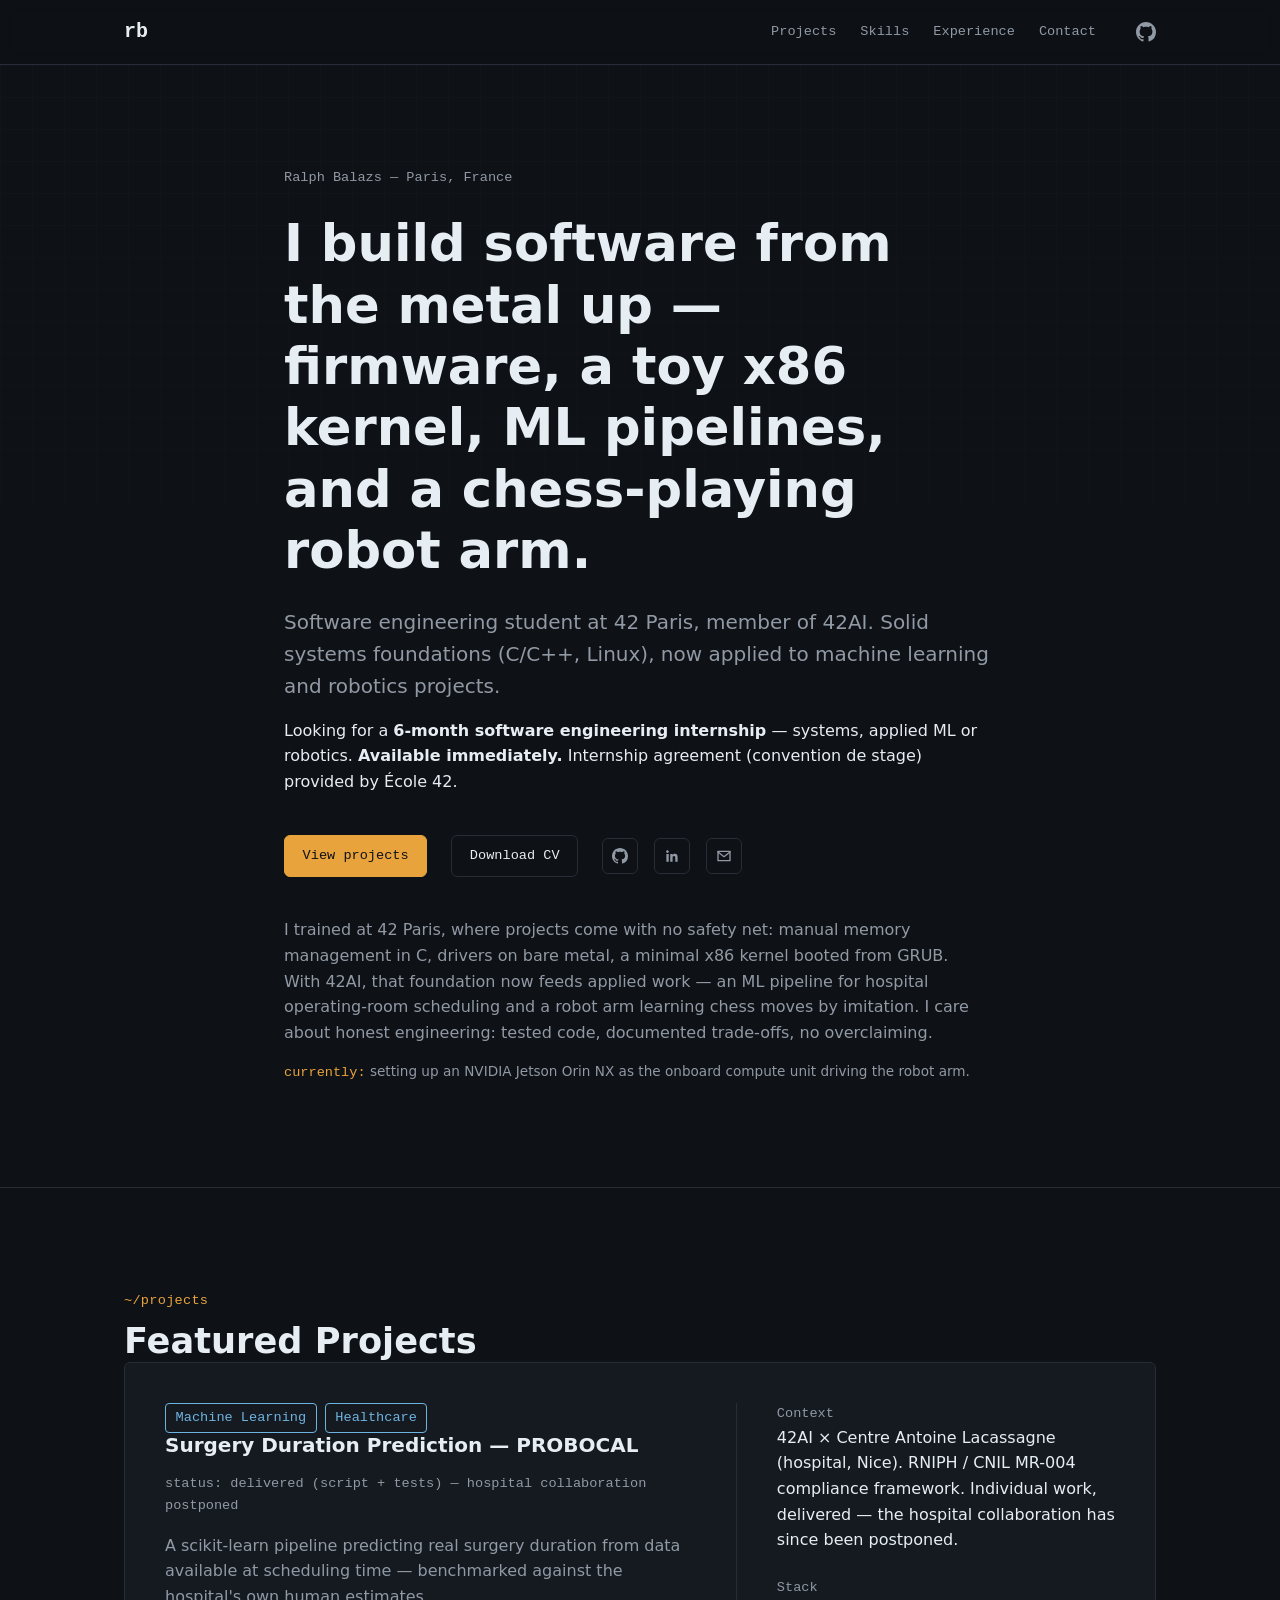
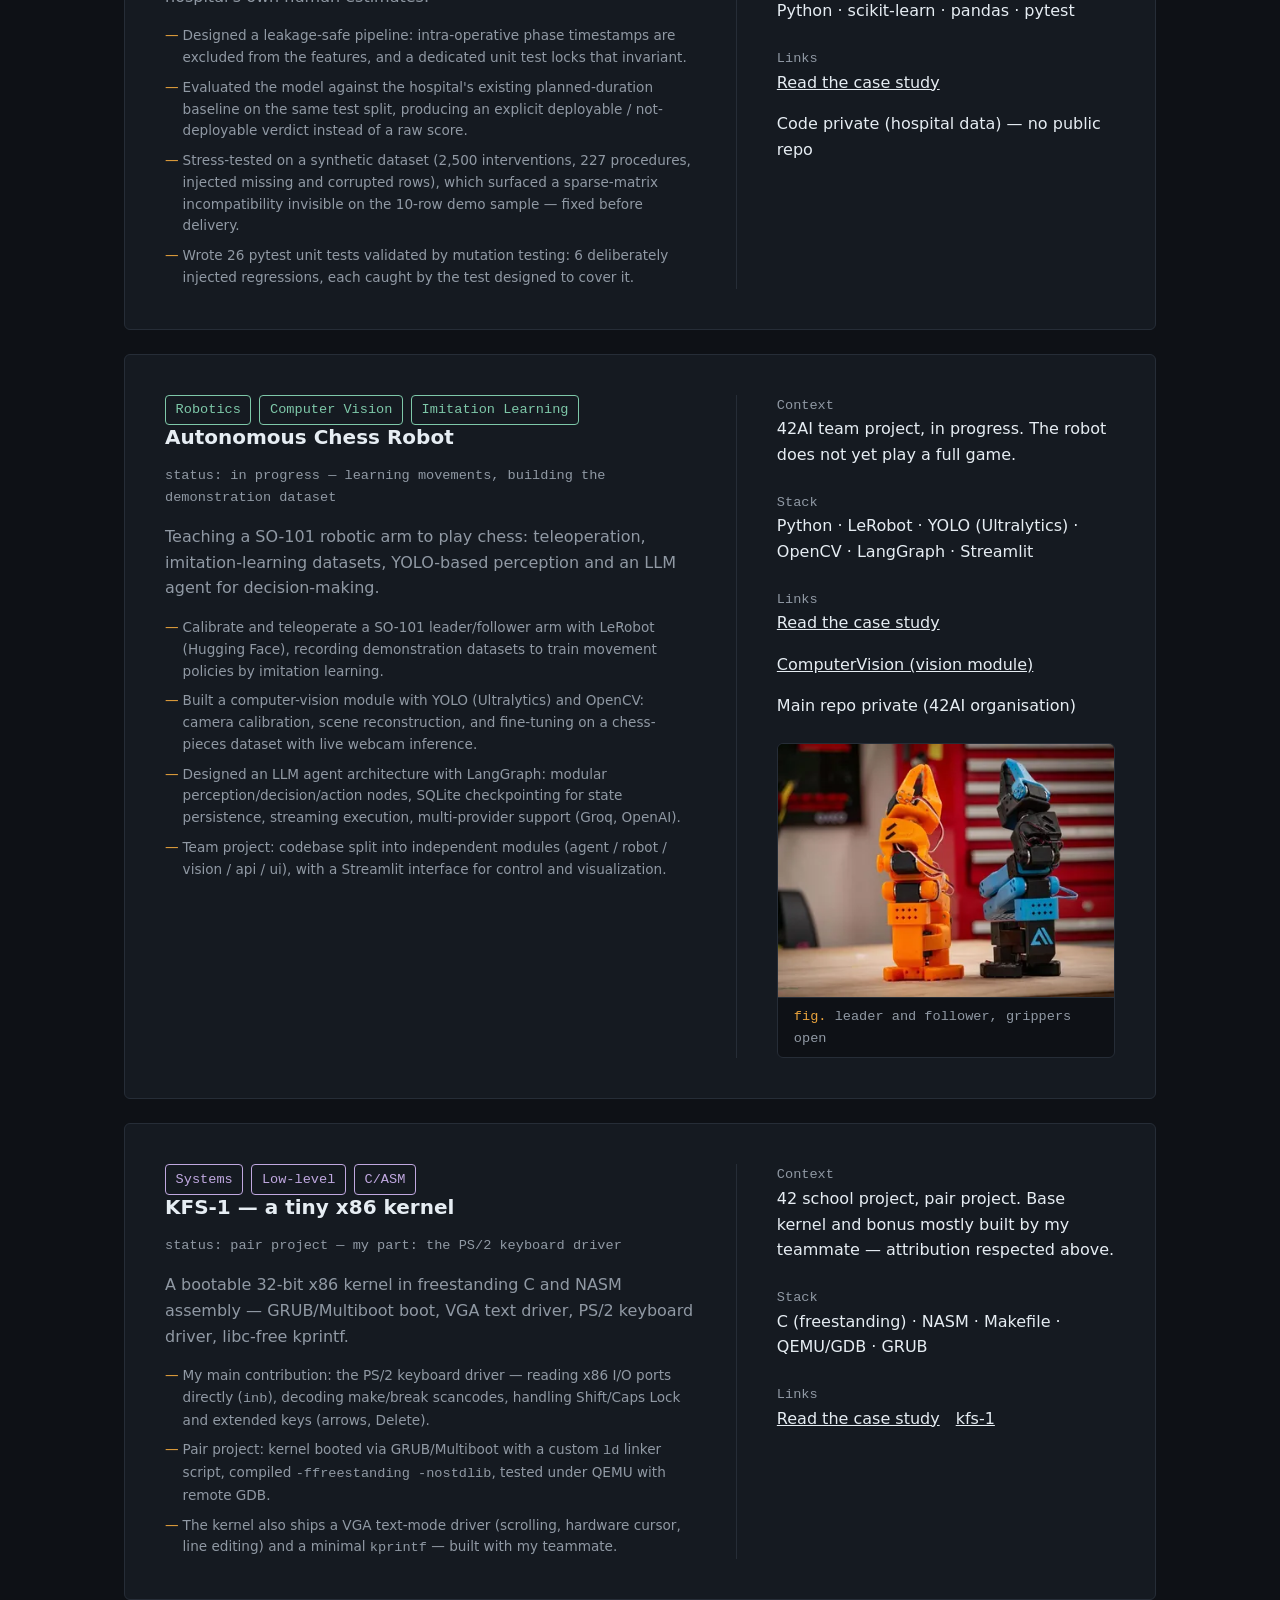
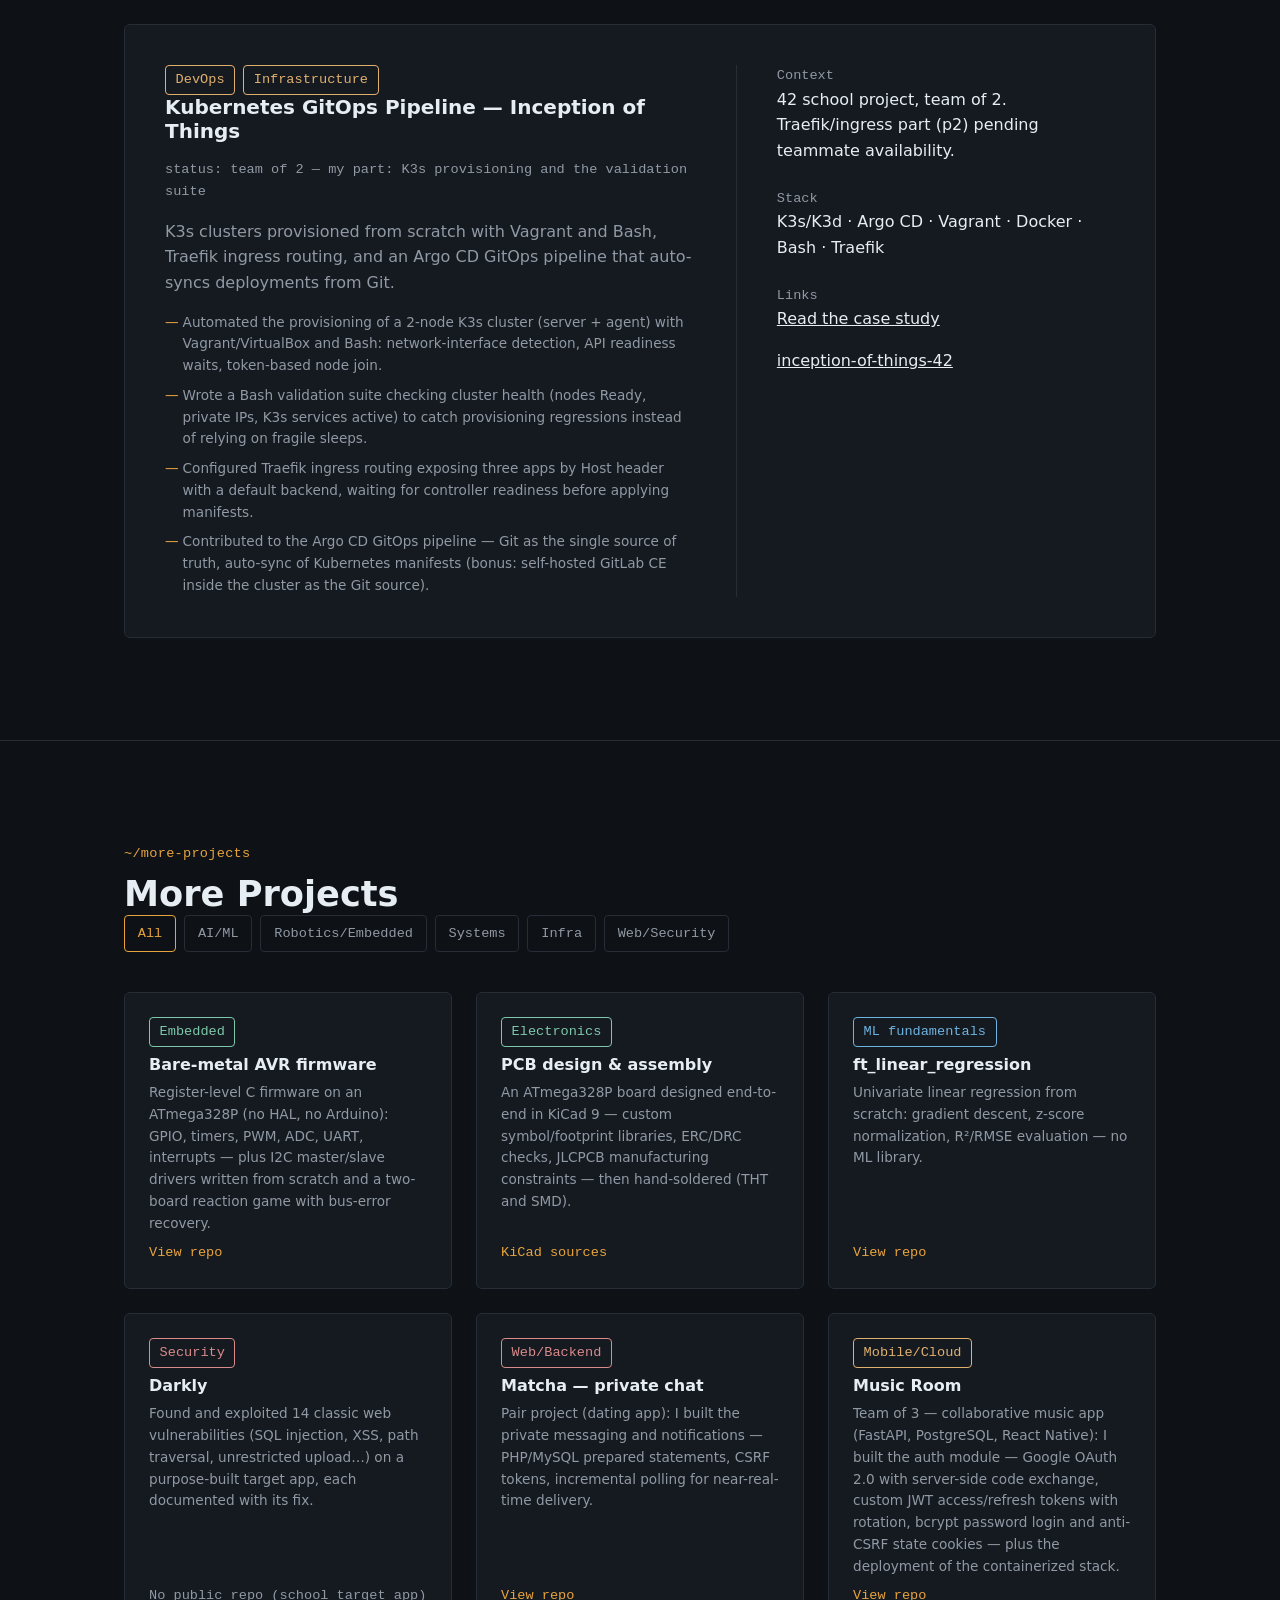
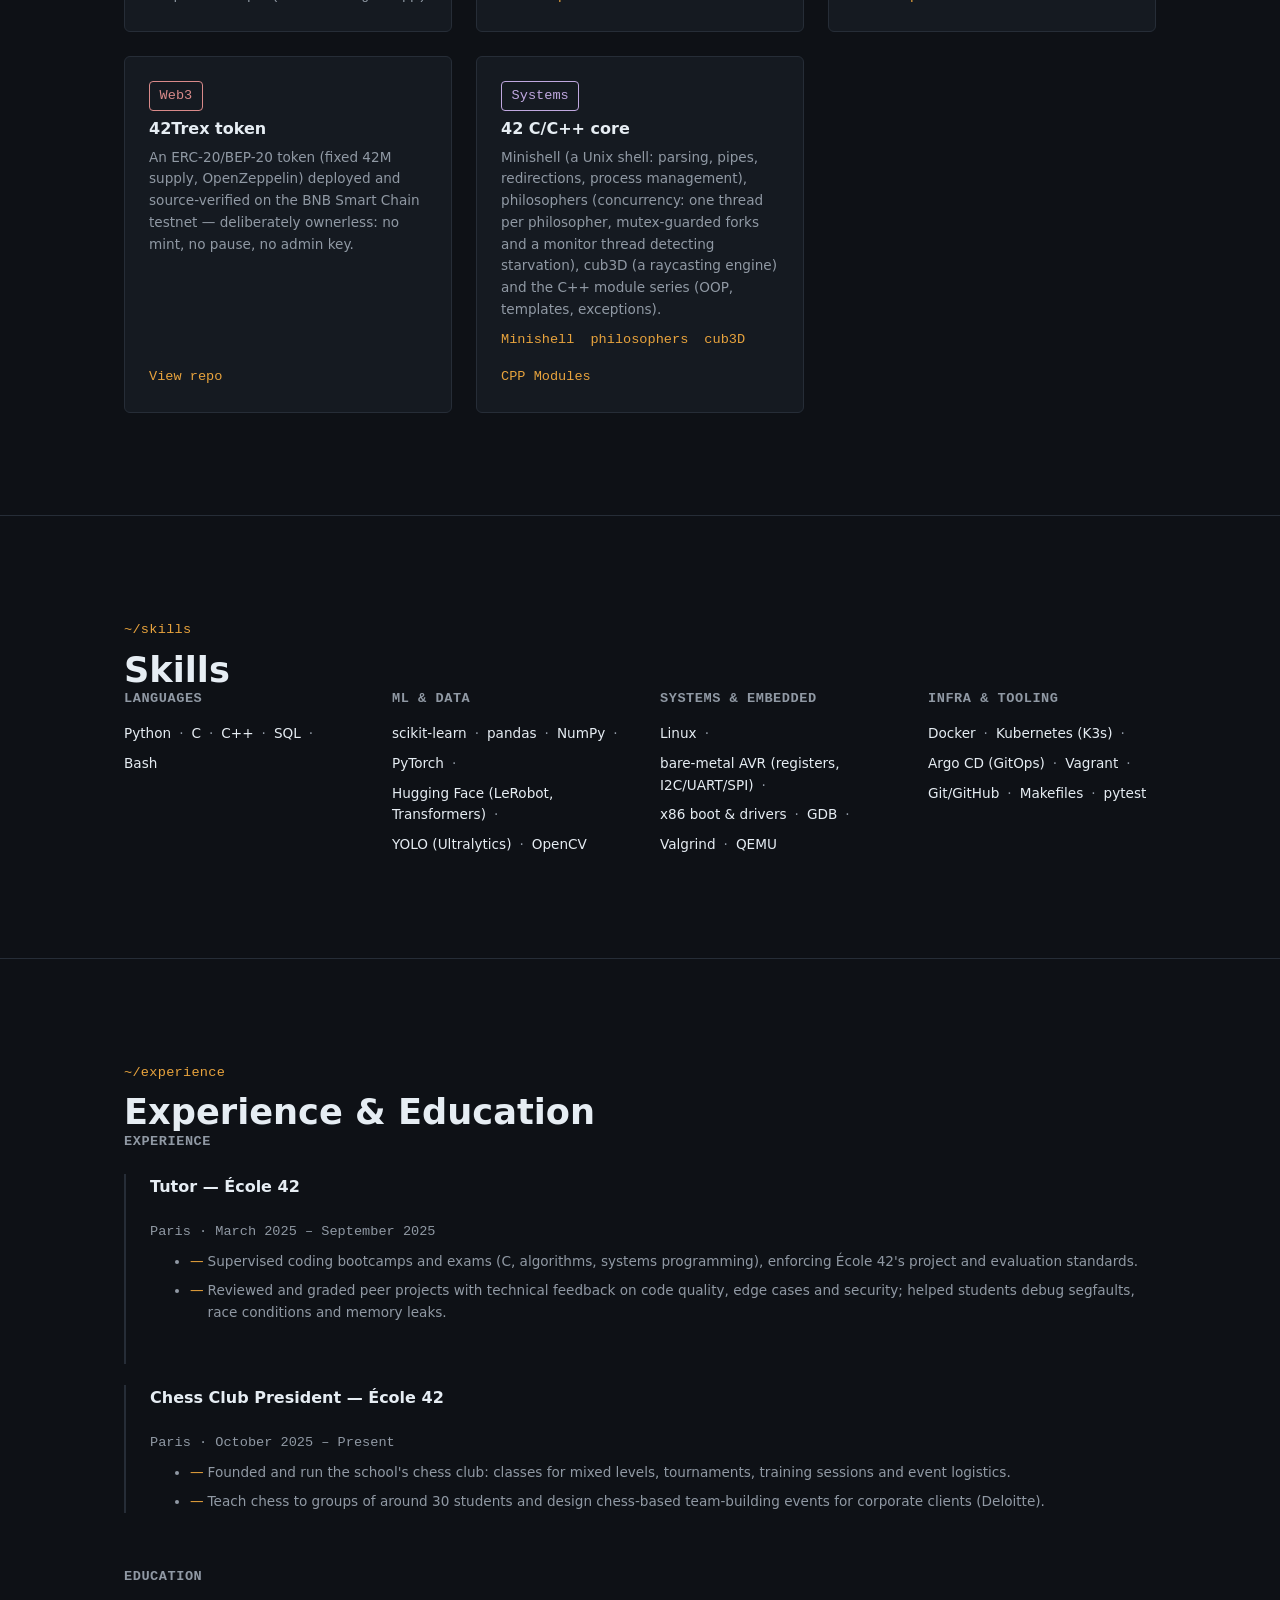
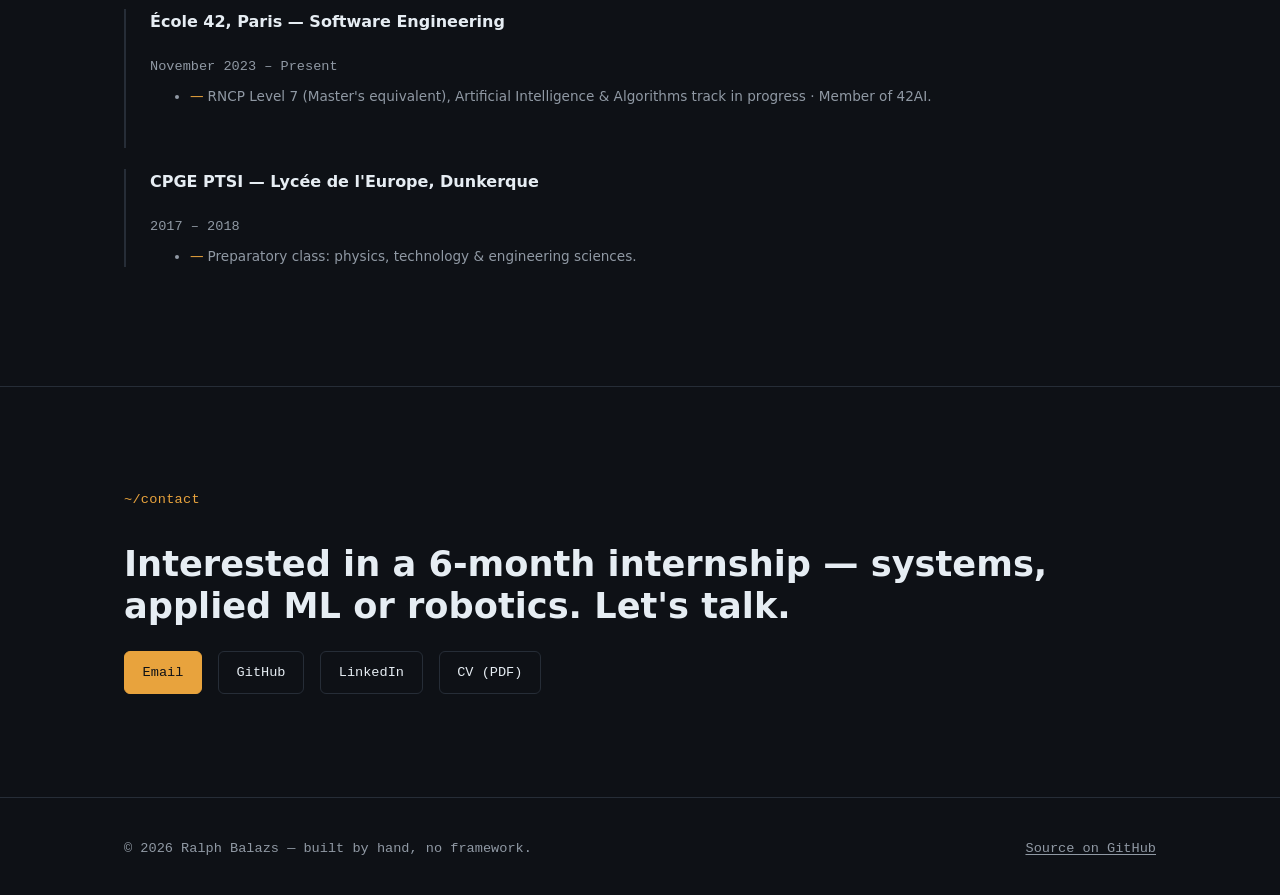
<file: index.html>
<!doctype html>
<html lang="en">
<head>
  <meta charset="UTF-8">
  <meta name="viewport" content="width=device-width, initial-scale=1">
  <title>Ralph Balazs — Software Engineer, systems foundations &amp; applied AI/robotics</title>
  <meta name="description" content="Ralph Balazs — software engineering student at 42 Paris (42AI). Systems foundations in C/C++ and Linux, applied to machine learning and robotics projects. Looking for a 6-month internship.">
  <link rel="canonical" href="https://balazsralph.github.io/">

  <meta property="og:type" content="website">
  <meta property="og:site_name" content="Ralph Balazs">
  <meta property="og:title" content="Ralph Balazs — Software Engineer, systems foundations &amp; applied AI/robotics">
  <meta property="og:description" content="Software engineering student at 42 Paris (42AI). Systems foundations in C/C++ and Linux, applied to machine learning and robotics projects. Looking for a 6-month internship.">
  <meta property="og:image" content="https://balazsralph.github.io/assets/img/og.png">
  <meta property="og:image:width" content="1200">
  <meta property="og:image:height" content="630">
  <meta property="og:image:alt" content="Ralph Balazs — Software Engineer, systems foundations and applied AI/robotics">
  <meta property="og:url" content="https://balazsralph.github.io/">
  <meta property="og:locale" content="en_US">

  <meta name="twitter:card" content="summary_large_image">
  <meta name="twitter:title" content="Ralph Balazs — Software Engineer, systems foundations &amp; applied AI/robotics">
  <meta name="twitter:description" content="Software engineering student at 42 Paris (42AI). Systems foundations in C/C++ and Linux, applied to machine learning and robotics projects. Looking for a 6-month internship.">
  <meta name="twitter:image" content="https://balazsralph.github.io/assets/img/og.png">
  <meta name="twitter:image:alt" content="Ralph Balazs — Software Engineer, systems foundations and applied AI/robotics">

  <link rel="icon" href="assets/img/favicon.svg" type="image/svg+xml">
  <link rel="stylesheet" href="assets/css/main.css">
</head>
<body>
  <a class="skip-link" href="#main">Skip to content</a>

  <header class="site-header">
    <div class="container">
      <a href="index.html" class="site-header__brand">rb</a>
      <nav class="site-nav" id="site-nav" aria-label="Main navigation">
        <ul class="site-nav__links">
          <li><a href="#projects">Projects</a></li>
          <li><a href="#skills">Skills</a></li>
          <li><a href="#experience">Experience</a></li>
          <li><a href="#contact">Contact</a></li>
        </ul>
        <a class="site-nav__github" href="https://github.com/balazsralph" target="_blank" rel="noopener noreferrer" aria-label="GitHub profile">
          <svg width="20" height="20" viewBox="0 0 16 16" fill="currentColor" aria-hidden="true" focusable="false"><path d="M8 0C3.58 0 0 3.58 0 8c0 3.54 2.29 6.53 5.47 7.59.4.07.55-.17.55-.38 0-.19-.01-.82-.01-1.49-2.01.37-2.53-.49-2.69-.94-.09-.23-.48-.94-.82-1.13-.28-.15-.68-.52-.01-.53.63-.01 1.08.58 1.23.82.72 1.21 1.87.87 2.33.66.07-.52.28-.87.51-1.07-1.78-.2-3.64-.89-3.64-3.95 0-.87.31-1.59.82-2.15-.08-.2-.36-1.02.08-2.12 0 0 .67-.21 2.2.82.64-.18 1.32-.27 2-.27.68 0 1.36.09 2 .27 1.53-1.04 2.2-.82 2.2-.82.44 1.1.16 1.92.08 2.12.51.56.82 1.27.82 2.15 0 3.07-1.87 3.75-3.65 3.95.29.25.54.73.54 1.48 0 1.07-.01 1.93-.01 2.2 0 .21.15.46.55.38A8.01 8.01 0 0 0 16 8c0-4.42-3.58-8-8-8z"/></svg>
        </a>
      </nav>
      <button class="nav-toggle" type="button" aria-expanded="false" aria-controls="site-nav" aria-label="Toggle navigation menu">
        <svg width="20" height="20" viewBox="0 0 24 24" fill="none" stroke="currentColor" stroke-width="2" stroke-linecap="round" aria-hidden="true" focusable="false"><line x1="3" y1="6" x2="21" y2="6"/><line x1="3" y1="12" x2="21" y2="12"/><line x1="3" y1="18" x2="21" y2="18"/></svg>
      </button>
    </div>
  </header>

  <main id="main">

    <section class="hero" aria-labelledby="hero-heading">
      <div class="container hero__inner">
        <span class="hero__eyebrow">Ralph Balazs — Paris, France</span>
        <h1 id="hero-heading">I build software from the metal up — firmware, a toy x86 kernel, ML pipelines, and a chess-playing robot arm.</h1>
        <p class="hero__subtitle">Software engineering student at 42 Paris, member of 42AI. Solid systems foundations (C/C++, Linux), now applied to machine learning and robotics projects.</p>
        <p class="hero__availability">Looking for a <strong>6-month software engineering internship</strong> — systems, applied ML or robotics. <strong>Available immediately.</strong> Internship agreement (<span lang="fr">convention de stage</span>) provided by École 42.</p>
        <div class="hero__cta">
          <a class="btn btn--primary" href="#projects">View projects</a>
          <a class="btn btn--secondary" href="assets/cv/RalphBalazs_CV.pdf" download>Download CV</a>
          <div class="icon-links">
            <a href="https://github.com/balazsralph" target="_blank" rel="noopener noreferrer" aria-label="GitHub">
              <svg width="16" height="16" viewBox="0 0 16 16" fill="currentColor" aria-hidden="true" focusable="false"><path d="M8 0C3.58 0 0 3.58 0 8c0 3.54 2.29 6.53 5.47 7.59.4.07.55-.17.55-.38 0-.19-.01-.82-.01-1.49-2.01.37-2.53-.49-2.69-.94-.09-.23-.48-.94-.82-1.13-.28-.15-.68-.52-.01-.53.63-.01 1.08.58 1.23.82.72 1.21 1.87.87 2.33.66.07-.52.28-.87.51-1.07-1.78-.2-3.64-.89-3.64-3.95 0-.87.31-1.59.82-2.15-.08-.2-.36-1.02.08-2.12 0 0 .67-.21 2.2.82.64-.18 1.32-.27 2-.27.68 0 1.36.09 2 .27 1.53-1.04 2.2-.82 2.2-.82.44 1.1.16 1.92.08 2.12.51.56.82 1.27.82 2.15 0 3.07-1.87 3.75-3.65 3.95.29.25.54.73.54 1.48 0 1.07-.01 1.93-.01 2.2 0 .21.15.46.55.38A8.01 8.01 0 0 0 16 8c0-4.42-3.58-8-8-8z"/></svg>
            </a>
            <a href="https://www.linkedin.com/in/rbalazs" target="_blank" rel="noopener noreferrer" aria-label="LinkedIn">
              <svg width="16" height="16" viewBox="0 0 24 24" fill="currentColor" aria-hidden="true" focusable="false"><path d="M20.45 20.45h-3.56v-5.58c0-1.33-.02-3.04-1.85-3.04-1.86 0-2.15 1.45-2.15 2.94v5.68H9.34V9h3.41v1.56h.05c.48-.9 1.64-1.85 3.37-1.85 3.6 0 4.27 2.37 4.27 5.46v6.28zM5.34 7.43a2.07 2.07 0 1 1 0-4.13 2.07 2.07 0 0 1 0 4.13zM7.12 20.45H3.56V9h3.56v11.45z"/></svg>
            </a>
            <a href="mailto:balazsra@gmail.com" aria-label="Email">
              <svg width="16" height="16" viewBox="0 0 24 24" fill="none" stroke="currentColor" stroke-width="2" stroke-linecap="round" stroke-linejoin="round" aria-hidden="true" focusable="false"><path d="M3 5h18v14H3z"/><path d="M3 6l9 7 9-7"/></svg>
            </a>
          </div>
        </div>
        <div class="hero__about">
          <p>I trained at 42 Paris, where projects come with no safety net: manual memory management in C, drivers on bare metal, a minimal x86 kernel booted from GRUB. With 42AI, that foundation now feeds applied work — an ML pipeline for hospital operating-room scheduling and a robot arm learning chess moves by imitation. I care about honest engineering: tested code, documented trade-offs, no overclaiming.</p>
          <p class="hero__about-now"><span class="mono-label">currently</span> setting up an NVIDIA Jetson Orin NX as the onboard compute unit driving the robot arm.</p>
        </div>
      </div>
    </section>

    <section id="projects" aria-labelledby="projects-heading">
      <div class="container">
        <span class="section-label" id="projects-heading">projects</span>
        <h2>Featured Projects</h2>

        <div class="project-card-list">

          <article class="project-card reveal" aria-labelledby="project-surgery-heading">
            <div class="project-card__main">
              <div class="tags">
                <span class="tag tag--ml">Machine Learning</span>
                <span class="tag tag--ml">Healthcare</span>
              </div>
              <h3 id="project-surgery-heading">Surgery Duration Prediction — PROBOCAL</h3>
              <p class="project-card__status">delivered (script + tests) — hospital collaboration postponed</p>
              <p class="project-card__one-liner">A scikit-learn pipeline predicting real surgery duration from data available at scheduling time — benchmarked against the hospital's own human estimates.</p>
              <ul class="project-card__bullets">
                <li>Designed a leakage-safe pipeline: intra-operative phase timestamps are excluded from the features, and a dedicated unit test locks that invariant.</li>
                <li>Evaluated the model against the hospital's existing planned-duration baseline on the same test split, producing an explicit deployable / not-deployable verdict instead of a raw score.</li>
                <li>Stress-tested on a synthetic dataset (2,500 interventions, 227 procedures, injected missing and corrupted rows), which surfaced a sparse-matrix incompatibility invisible on the 10-row demo sample — fixed before delivery.</li>
                <li>Wrote 26 pytest unit tests validated by mutation testing: 6 deliberately injected regressions, each caught by the test designed to cover it.</li>
              </ul>
            </div>
            <div class="project-card__meta">
              <dl>
                <dt>Context</dt>
                <dd>42AI × Centre Antoine Lacassagne (hospital, Nice). RNIPH / CNIL MR-004 compliance framework. Individual work, delivered — the hospital collaboration has since been postponed.</dd>
              </dl>
              <dl>
                <dt>Stack</dt>
                <dd>Python · scikit-learn · pandas · pytest</dd>
              </dl>
              <dl>
                <dt>Links</dt>
                <dd class="project-card__links">
                  <a href="projects/surgery-duration-ml.html">Read the case study</a>
                  <span>Code private (hospital data) — no public repo</span>
                </dd>
              </dl>
            </div>
          </article>

          <article class="project-card reveal" aria-labelledby="project-chess-heading">
            <div class="project-card__main">
              <div class="tags">
                <span class="tag tag--robotics">Robotics</span>
                <span class="tag tag--robotics">Computer Vision</span>
                <span class="tag tag--robotics">Imitation Learning</span>
              </div>
              <h3 id="project-chess-heading">Autonomous Chess Robot</h3>
              <p class="project-card__status">in progress — learning movements, building the demonstration dataset</p>
              <p class="project-card__one-liner">Teaching a SO-101 robotic arm to play chess: teleoperation, imitation-learning datasets, YOLO-based perception and an LLM agent for decision-making.</p>
              <ul class="project-card__bullets">
                <li>Calibrate and teleoperate a SO-101 leader/follower arm with LeRobot (Hugging Face), recording demonstration datasets to train movement policies by imitation learning.</li>
                <li>Built a computer-vision module with YOLO (Ultralytics) and OpenCV: camera calibration, scene reconstruction, and fine-tuning on a chess-pieces dataset with live webcam inference.</li>
                <li>Designed an LLM agent architecture with LangGraph: modular perception/decision/action nodes, SQLite checkpointing for state persistence, streaming execution, multi-provider support (Groq, OpenAI).</li>
                <li>Team project: codebase split into independent modules (agent / robot / vision / api / ui), with a Streamlit interface for control and visualization.</li>
              </ul>
            </div>
            <div class="project-card__meta">
              <dl>
                <dt>Context</dt>
                <dd>42AI team project, in progress. The robot does not yet play a full game.</dd>
              </dl>
              <dl>
                <dt>Stack</dt>
                <dd>Python · LeRobot · YOLO (Ultralytics) · OpenCV · LangGraph · Streamlit</dd>
              </dl>
              <dl>
                <dt>Links</dt>
                <dd class="project-card__links">
                  <a href="projects/chess-robot.html">Read the case study</a>
                  <a href="https://github.com/balazsralph/ComputerVision" target="_blank" rel="noopener noreferrer">ComputerVision (vision module)</a>
                  <span>Main repo private (42AI organisation)</span>
                </dd>
              </dl>
              <figure class="figure project-card__figure">
                <picture>
                  <source type="image/webp" srcset="assets/img/robot/so101-grippers-400.webp 400w, assets/img/robot/so101-grippers-800.webp 800w" sizes="(max-width: 800px) calc(100vw - 128px), 380px">
                  <img src="assets/img/robot/so101-grippers-800.jpg" srcset="assets/img/robot/so101-grippers-400.jpg 400w, assets/img/robot/so101-grippers-800.jpg 800w" sizes="(max-width: 800px) calc(100vw - 128px), 380px"
                       alt="The SO-101 leader and follower arms standing upright side by side, grippers open." width="800" height="601" loading="lazy" decoding="async">
                </picture>
                <figcaption>leader and follower, grippers open</figcaption>
              </figure>
            </div>
          </article>

          <article class="project-card reveal" aria-labelledby="project-kfs-heading">
            <div class="project-card__main">
              <div class="tags">
                <span class="tag tag--systems">Systems</span>
                <span class="tag tag--systems">Low-level</span>
                <span class="tag tag--systems">C/ASM</span>
              </div>
              <h3 id="project-kfs-heading">KFS-1 — a tiny x86 kernel</h3>
              <p class="project-card__status">pair project — my part: the PS/2 keyboard driver</p>
              <p class="project-card__one-liner">A bootable 32-bit x86 kernel in freestanding C and NASM assembly — GRUB/Multiboot boot, VGA text driver, PS/2 keyboard driver, libc-free kprintf.</p>
              <ul class="project-card__bullets">
                <li>My main contribution: the PS/2 keyboard driver — reading x86 I/O ports directly (<code>inb</code>), decoding make/break scancodes, handling Shift/Caps Lock and extended keys (arrows, Delete).</li>
                <li>Pair project: kernel booted via GRUB/Multiboot with a custom <code>ld</code> linker script, compiled <code>-ffreestanding -nostdlib</code>, tested under QEMU with remote GDB.</li>
                <li>The kernel also ships a VGA text-mode driver (scrolling, hardware cursor, line editing) and a minimal <code>kprintf</code> — built with my teammate.</li>
              </ul>
            </div>
            <div class="project-card__meta">
              <dl>
                <dt>Context</dt>
                <dd>42 school project, pair project. Base kernel and bonus mostly built by my teammate — attribution respected above.</dd>
              </dl>
              <dl>
                <dt>Stack</dt>
                <dd>C (freestanding) · NASM · Makefile · QEMU/GDB · GRUB</dd>
              </dl>
              <dl>
                <dt>Links</dt>
                <dd class="project-card__links">
                  <a href="projects/kfs-kernel.html">Read the case study</a>
                  <a href="https://github.com/balazsralph/kfs-1" target="_blank" rel="noopener noreferrer">kfs-1</a>
                </dd>
              </dl>
            </div>
          </article>

          <article class="project-card reveal" aria-labelledby="project-gitops-heading">
            <div class="project-card__main">
              <div class="tags">
                <span class="tag tag--infra">DevOps</span>
                <span class="tag tag--infra">Infrastructure</span>
              </div>
              <h3 id="project-gitops-heading">Kubernetes GitOps Pipeline — Inception of Things</h3>
              <p class="project-card__status">team of 2 — my part: K3s provisioning and the validation suite</p>
              <p class="project-card__one-liner">K3s clusters provisioned from scratch with Vagrant and Bash, Traefik ingress routing, and an Argo CD GitOps pipeline that auto-syncs deployments from Git.</p>
              <ul class="project-card__bullets">
                <li>Automated the provisioning of a 2-node K3s cluster (server + agent) with Vagrant/VirtualBox and Bash: network-interface detection, API readiness waits, token-based node join.</li>
                <li>Wrote a Bash validation suite checking cluster health (nodes Ready, private IPs, K3s services active) to catch provisioning regressions instead of relying on fragile sleeps.</li>
                <li>Configured Traefik ingress routing exposing three apps by Host header with a default backend, waiting for controller readiness before applying manifests.</li>
                <li>Contributed to the Argo CD GitOps pipeline — Git as the single source of truth, auto-sync of Kubernetes manifests (bonus: self-hosted GitLab CE inside the cluster as the Git source).</li>
              </ul>
            </div>
            <div class="project-card__meta">
              <dl>
                <dt>Context</dt>
                <dd>42 school project, team of 2. Traefik/ingress part (p2) pending teammate availability.</dd>
              </dl>
              <dl>
                <dt>Stack</dt>
                <dd>K3s/K3d · Argo CD · Vagrant · Docker · Bash · Traefik</dd>
              </dl>
              <dl>
                <dt>Links</dt>
                <dd class="project-card__links">
                  <a href="projects/gitops-pipeline.html">Read the case study</a>
                  <a href="https://github.com/balazsralph/inception-of-things-42" target="_blank" rel="noopener noreferrer">inception-of-things-42</a>
                </dd>
              </dl>
            </div>
          </article>

        </div>
      </div>
    </section>

    <section id="more-projects" aria-labelledby="more-projects-heading">
      <div class="container">
        <span class="section-label" id="more-projects-heading">more-projects</span>
        <h2>More Projects</h2>

        <div class="filter-bar js-only" role="group" aria-label="Filter projects by domain">
          <button type="button" class="filter-btn" data-filter="all" aria-pressed="true">All</button>
          <button type="button" class="filter-btn" data-filter="ai-ml" aria-pressed="false">AI/ML</button>
          <button type="button" class="filter-btn" data-filter="robotics-embedded" aria-pressed="false">Robotics/Embedded</button>
          <button type="button" class="filter-btn" data-filter="systems" aria-pressed="false">Systems</button>
          <button type="button" class="filter-btn" data-filter="infra" aria-pressed="false">Infra</button>
          <button type="button" class="filter-btn" data-filter="web-security" aria-pressed="false">Web/Security</button>
        </div>

        <div class="more-projects__grid">

          <article class="mini-card reveal" data-domain="robotics-embedded">
            <div class="tags"><span class="tag tag--robotics">Embedded</span></div>
            <h3>Bare-metal AVR firmware</h3>
            <p>Register-level C firmware on an ATmega328P (no HAL, no Arduino): GPIO, timers, PWM, ADC, UART, interrupts — plus I2C master/slave drivers written from scratch and a two-board reaction game with bus-error recovery.</p>
            <a class="mini-card__link" href="https://github.com/balazsralph/EmbeddedPiscine" target="_blank" rel="noopener noreferrer">View repo</a>
          </article>

          <article class="mini-card reveal" data-domain="robotics-embedded">
            <div class="tags"><span class="tag tag--robotics">Electronics</span></div>
            <h3>PCB design &amp; assembly</h3>
            <p>An ATmega328P board designed end-to-end in KiCad 9 — custom symbol/footprint libraries, ERC/DRC checks, JLCPCB manufacturing constraints — then hand-soldered (THT and SMD).</p>
            <a class="mini-card__link" href="https://github.com/balazsralph/ElectronicDesign" target="_blank" rel="noopener noreferrer">KiCad sources</a>
          </article>

          <article class="mini-card reveal" data-domain="ai-ml">
            <div class="tags"><span class="tag tag--ml">ML fundamentals</span></div>
            <h3>ft_linear_regression</h3>
            <p>Univariate linear regression from scratch: gradient descent, z-score normalization, R²/RMSE evaluation — no ML library.</p>
            <a class="mini-card__link" href="https://github.com/balazsralph/ft_linear_regression" target="_blank" rel="noopener noreferrer">View repo</a>
          </article>

          <article class="mini-card reveal" data-domain="web-security">
            <div class="tags"><span class="tag tag--security">Security</span></div>
            <h3>Darkly</h3>
            <p>Found and exploited 14 classic web vulnerabilities (SQL injection, XSS, path traversal, unrestricted upload…) on a purpose-built target app, each documented with its fix.</p>
            <span class="mini-card__link mini-card__link--muted">No public repo (school target app)</span>
          </article>

          <article class="mini-card reveal" data-domain="web-security">
            <div class="tags"><span class="tag tag--security">Web/Backend</span></div>
            <h3>Matcha — private chat</h3>
            <p>Pair project (dating app): I built the private messaging and notifications — PHP/MySQL prepared statements, CSRF tokens, incremental polling for near-real-time delivery.</p>
            <a class="mini-card__link" href="https://github.com/balazsralph/matcha" target="_blank" rel="noopener noreferrer">View repo</a>
          </article>

          <article class="mini-card reveal" data-domain="infra">
            <div class="tags"><span class="tag tag--infra">Mobile/Cloud</span></div>
            <h3>Music Room</h3>
            <p>Team of 3 — collaborative music app (FastAPI, PostgreSQL, React Native): I built the auth module — Google OAuth 2.0 with server-side code exchange, custom JWT access/refresh tokens with rotation, bcrypt password login and anti-CSRF state cookies — plus the deployment of the containerized stack.</p>
            <a class="mini-card__link" href="https://github.com/balazsralph/MusicRoom" target="_blank" rel="noopener noreferrer">View repo</a>
          </article>

          <article class="mini-card reveal" data-domain="web-security">
            <div class="tags"><span class="tag tag--security">Web3</span></div>
            <h3>42Trex token</h3>
            <p>An ERC-20/BEP-20 token (fixed 42M supply, OpenZeppelin) deployed and source-verified on the BNB Smart Chain testnet — deliberately ownerless: no mint, no pause, no admin key.</p>
            <a class="mini-card__link" href="https://github.com/balazsralph/Tokenizer" target="_blank" rel="noopener noreferrer">View repo</a>
          </article>

          <article class="mini-card reveal" data-domain="systems">
            <div class="tags"><span class="tag tag--systems">Systems</span></div>
            <h3>42 C/C++ core</h3>
            <p>Minishell (a Unix shell: parsing, pipes, redirections, process management), philosophers (concurrency: one thread per philosopher, mutex-guarded forks and a monitor thread detecting starvation), cub3D (a raycasting engine) and the C++ module series (OOP, templates, exceptions).</p>
            <div class="project-card__links">
              <a class="mini-card__link" href="https://github.com/balazsralph/MINISHELL" target="_blank" rel="noopener noreferrer">Minishell</a>
              <a class="mini-card__link" href="https://github.com/balazsralph/philosophers" target="_blank" rel="noopener noreferrer">philosophers</a>
              <a class="mini-card__link" href="https://github.com/balazsralph/CUB3D" target="_blank" rel="noopener noreferrer">cub3D</a>
              <a class="mini-card__link" href="https://github.com/balazsralph/CPP--Modules" target="_blank" rel="noopener noreferrer">CPP Modules</a>
            </div>
          </article>

        </div>
      </div>
    </section>

    <section id="skills" aria-labelledby="skills-heading">
      <div class="container">
        <span class="section-label" id="skills-heading">skills</span>
        <h2>Skills</h2>
        <div class="skills__grid">
          <div class="skills__group reveal">
            <h3>Languages</h3>
            <div class="skills__list">
              <span>Python</span><span>C</span><span>C++</span><span>SQL</span><span>Bash</span>
            </div>
          </div>
          <div class="skills__group reveal">
            <h3>ML &amp; Data</h3>
            <div class="skills__list">
              <span>scikit-learn</span><span>pandas</span><span>NumPy</span><span>PyTorch</span><span>Hugging Face (LeRobot, Transformers)</span><span>YOLO (Ultralytics)</span><span>OpenCV</span>
            </div>
          </div>
          <div class="skills__group reveal">
            <h3>Systems &amp; Embedded</h3>
            <div class="skills__list">
              <span>Linux</span><span>bare-metal AVR (registers, I2C/UART/SPI)</span><span>x86 boot &amp; drivers</span><span>GDB</span><span>Valgrind</span><span>QEMU</span>
            </div>
          </div>
          <div class="skills__group reveal">
            <h3>Infra &amp; Tooling</h3>
            <div class="skills__list">
              <span>Docker</span><span>Kubernetes (K3s)</span><span>Argo CD (GitOps)</span><span>Vagrant</span><span>Git/GitHub</span><span>Makefiles</span><span>pytest</span>
            </div>
          </div>
        </div>
      </div>
    </section>

    <section id="experience" aria-labelledby="experience-heading">
      <div class="container">
        <span class="section-label" id="experience-heading">experience</span>
        <h2>Experience &amp; Education</h2>
        <div class="timeline">
          <div class="timeline__group">
            <h3>Experience</h3>
            <div class="timeline__item reveal">
              <h4>Tutor — École 42</h4>
              <p class="timeline__meta">Paris · March 2025 – September 2025</p>
              <ul>
                <li>Supervised coding bootcamps and exams (C, algorithms, systems programming), enforcing École 42's project and evaluation standards.</li>
                <li>Reviewed and graded peer projects with technical feedback on code quality, edge cases and security; helped students debug segfaults, race conditions and memory leaks.</li>
              </ul>
            </div>
            <div class="timeline__item reveal">
              <h4>Chess Club President — École 42</h4>
              <p class="timeline__meta">Paris · October 2025 – Present</p>
              <ul>
                <li>Founded and run the school's chess club: classes for mixed levels, tournaments, training sessions and event logistics.</li>
                <li>Teach chess to groups of around 30 students and design chess-based team-building events for corporate clients (Deloitte).</li>
              </ul>
            </div>
          </div>
          <div class="timeline__group">
            <h3>Education</h3>
            <div class="timeline__item reveal">
              <h4>École 42, Paris — Software Engineering</h4>
              <p class="timeline__meta">November 2023 – Present</p>
              <ul>
                <li>RNCP Level 7 (Master's equivalent), Artificial Intelligence &amp; Algorithms track in progress · Member of 42AI.</li>
              </ul>
            </div>
            <div class="timeline__item reveal">
              <h4>CPGE PTSI — Lycée de l'Europe, Dunkerque</h4>
              <p class="timeline__meta">2017 – 2018</p>
              <ul>
                <li>Preparatory class: physics, technology &amp; engineering sciences.</li>
              </ul>
            </div>
          </div>
        </div>
      </div>
    </section>

    <section id="contact" aria-labelledby="contact-heading">
      <div class="container contact__inner">
        <span class="section-label" id="contact-heading">contact</span>
        <h2>Interested in a 6-month internship — systems, applied ML or robotics. Let's talk.</h2>
        <div class="contact__buttons">
          <a class="btn btn--primary" href="mailto:balazsra@gmail.com">Email</a>
          <a class="btn btn--secondary" href="https://github.com/balazsralph" target="_blank" rel="noopener noreferrer">GitHub</a>
          <a class="btn btn--secondary" href="https://www.linkedin.com/in/rbalazs" target="_blank" rel="noopener noreferrer">LinkedIn</a>
          <a class="btn btn--secondary" href="assets/cv/RalphBalazs_CV.pdf" download>CV (PDF)</a>
        </div>
      </div>
    </section>

  </main>

  <footer class="site-footer">
    <div class="container">
      <span>© 2026 Ralph Balazs — built by hand, no framework.</span>
      <a href="https://github.com/balazsralph/balazsralph.github.io" target="_blank" rel="noopener noreferrer">Source on GitHub</a>
    </div>
  </footer>

  <script src="assets/js/main.js"></script>
</body>
</html>
</file>
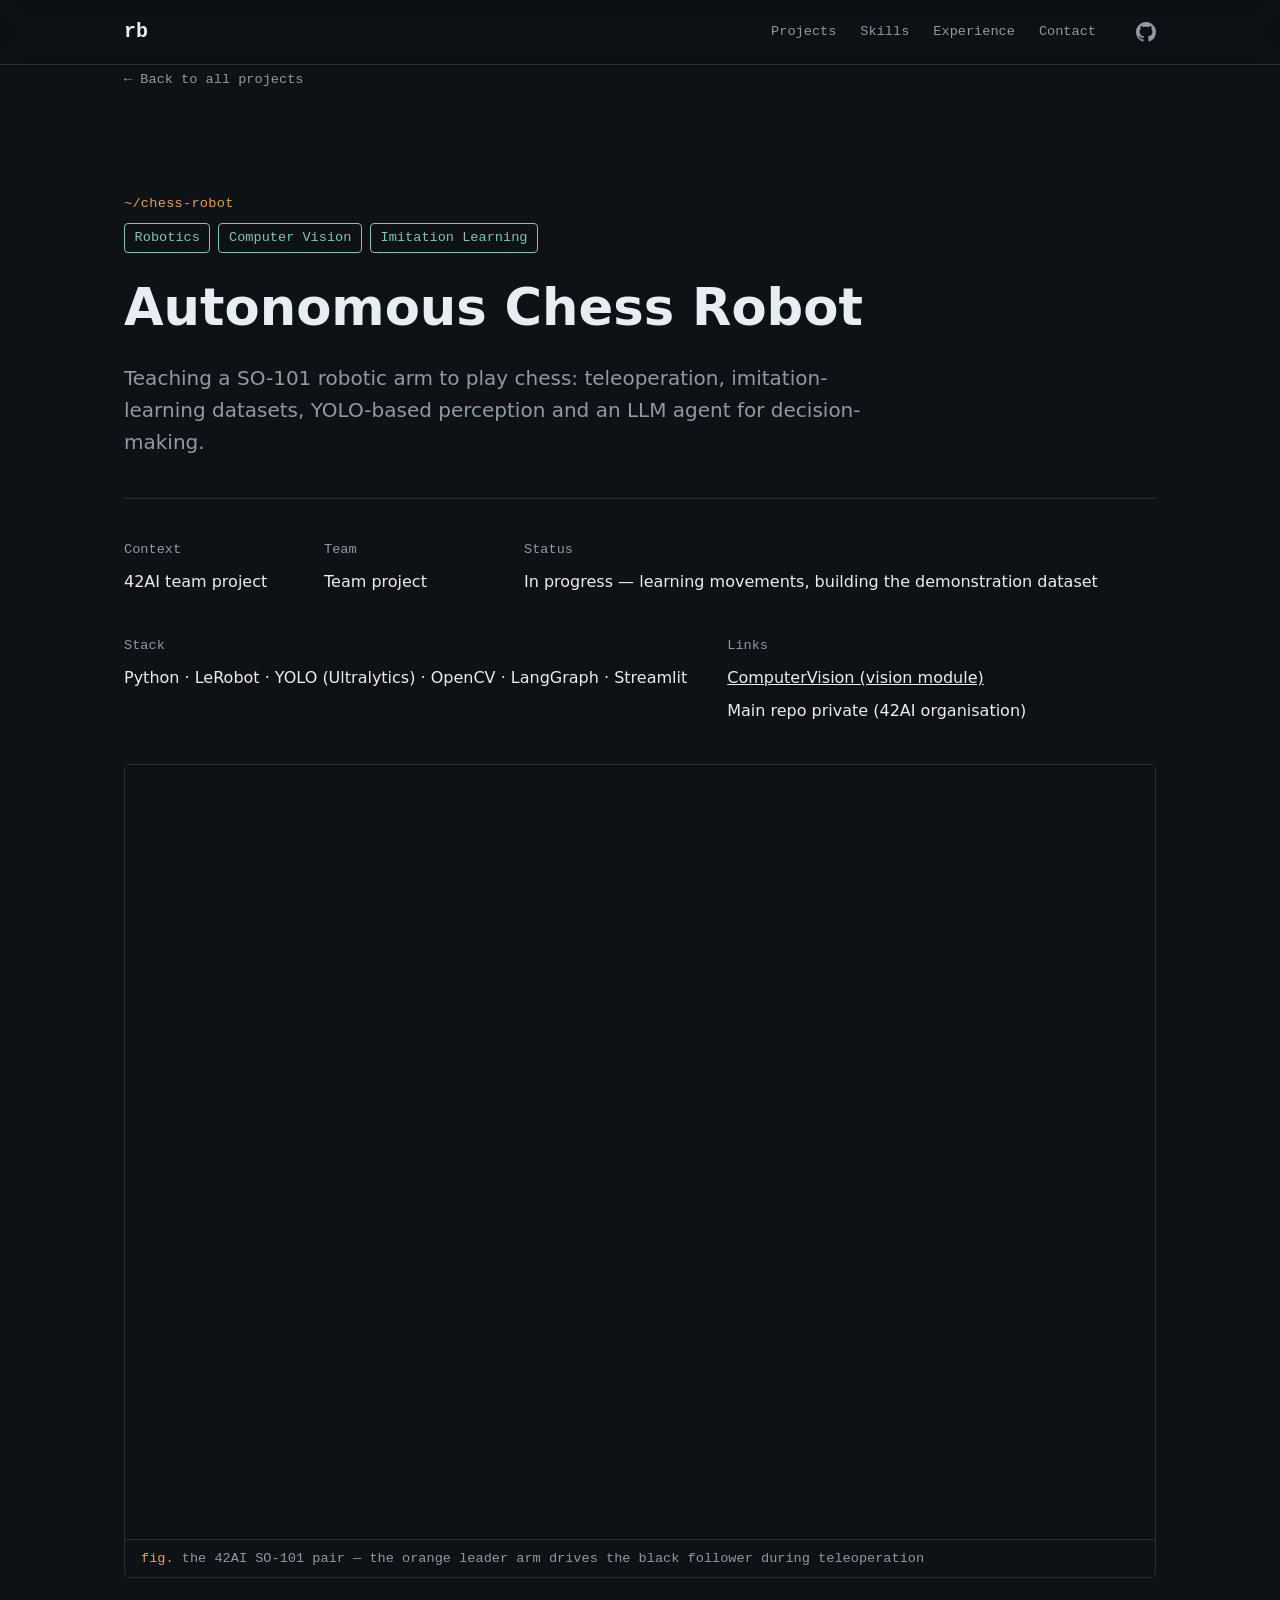
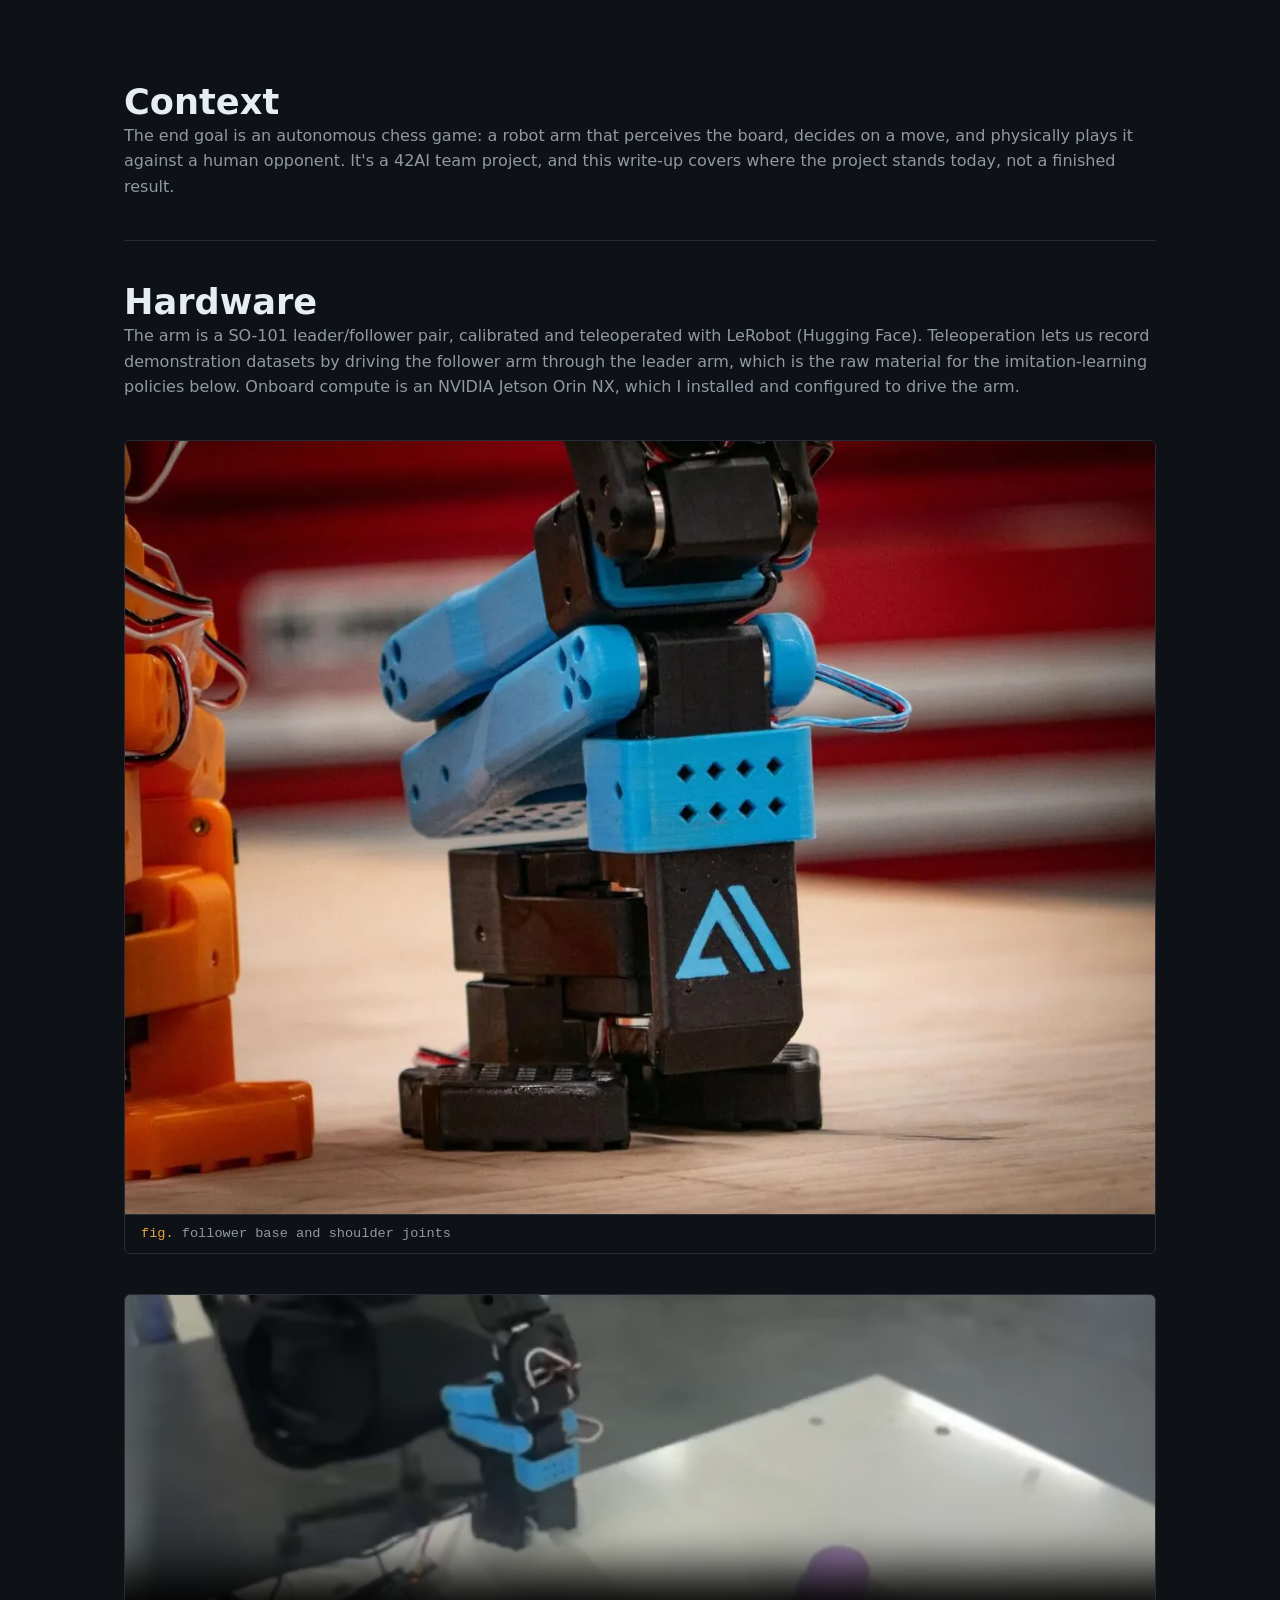
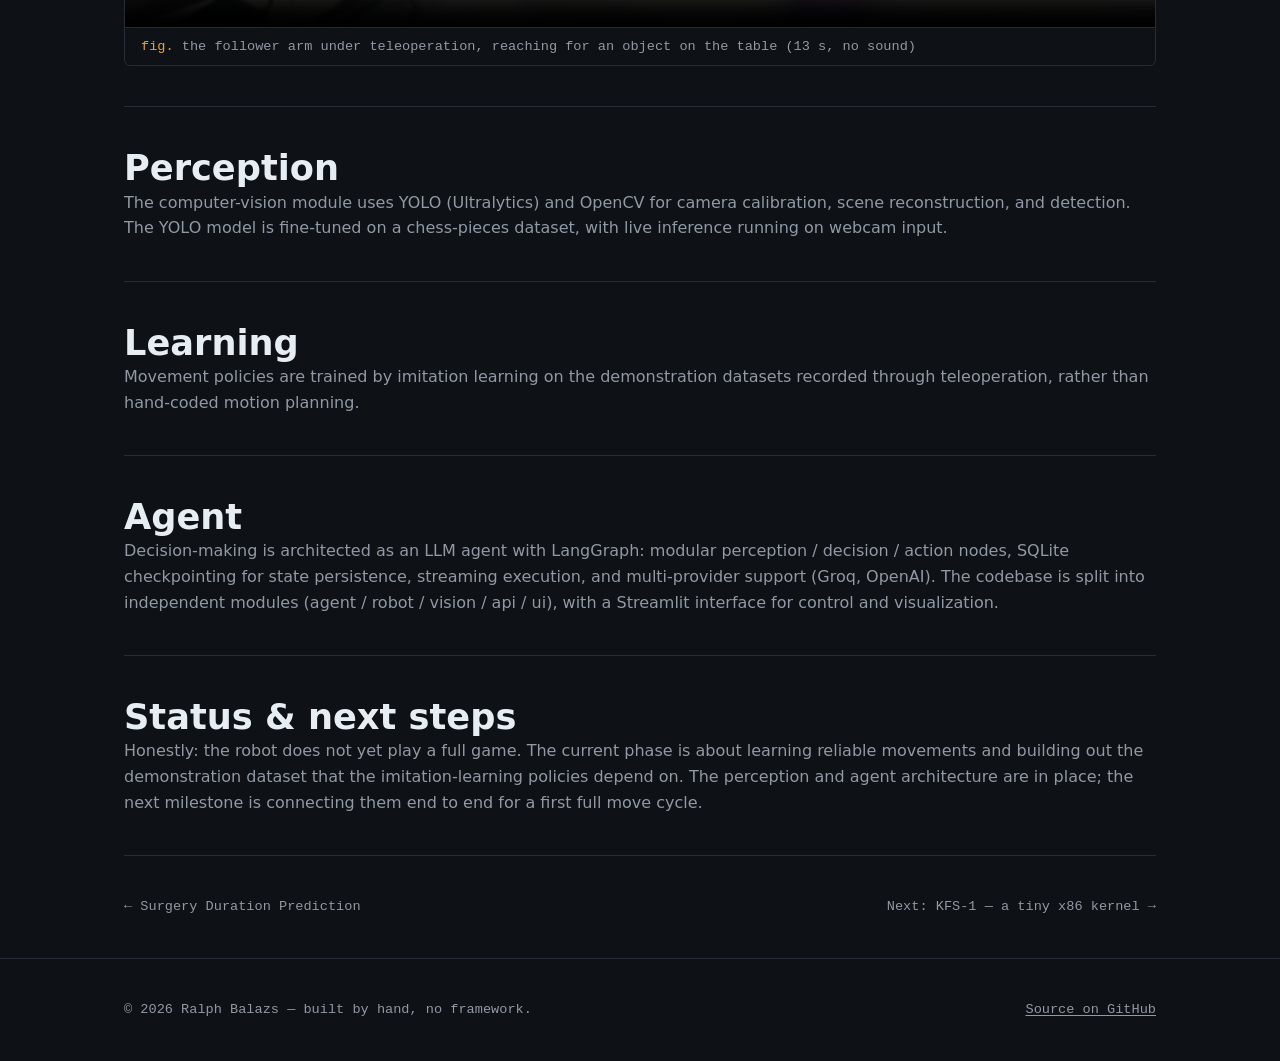
<file: projects/chess-robot.html>
<!doctype html>
<html lang="en">
<head>
  <meta charset="UTF-8">
  <meta name="viewport" content="width=device-width, initial-scale=1">
  <title>Autonomous Chess Robot — Ralph Balazs</title>
  <meta name="description" content="Teaching a SO-101 robotic arm to play chess: teleoperation, imitation-learning datasets, YOLO-based perception and an LLM agent for decision-making.">
  <link rel="canonical" href="https://balazsralph.github.io/projects/chess-robot.html">

  <meta property="og:type" content="website">
  <meta property="og:site_name" content="Ralph Balazs">
  <meta property="og:title" content="Autonomous Chess Robot — Ralph Balazs">
  <meta property="og:description" content="Teaching a SO-101 robotic arm to play chess: teleoperation, imitation-learning datasets, YOLO-based perception and an LLM agent for decision-making.">
  <meta property="og:image" content="https://balazsralph.github.io/assets/img/og-chess-robot.jpg">
  <meta property="og:image:width" content="1200">
  <meta property="og:image:height" content="630">
  <meta property="og:image:alt" content="The 42AI SO-101 leader arm in orange beside the black and blue follower arm on a workbench">
  <meta property="og:url" content="https://balazsralph.github.io/projects/chess-robot.html">
  <meta property="og:locale" content="en_US">

  <meta name="twitter:card" content="summary_large_image">
  <meta name="twitter:title" content="Autonomous Chess Robot — Ralph Balazs">
  <meta name="twitter:description" content="Teaching a SO-101 robotic arm to play chess: teleoperation, imitation-learning datasets, YOLO-based perception and an LLM agent for decision-making.">
  <meta name="twitter:image" content="https://balazsralph.github.io/assets/img/og-chess-robot.jpg">
  <meta name="twitter:image:alt" content="The 42AI SO-101 leader arm in orange beside the black and blue follower arm on a workbench">

  <link rel="icon" href="../assets/img/favicon.svg" type="image/svg+xml">
  <link rel="stylesheet" href="../assets/css/main.css">
</head>
<body>
  <a class="skip-link" href="#main">Skip to content</a>

  <header class="site-header">
    <div class="container">
      <a href="../index.html" class="site-header__brand">rb</a>
      <nav class="site-nav" id="site-nav" aria-label="Main navigation">
        <ul class="site-nav__links">
          <li><a href="../index.html#projects">Projects</a></li>
          <li><a href="../index.html#skills">Skills</a></li>
          <li><a href="../index.html#experience">Experience</a></li>
          <li><a href="../index.html#contact">Contact</a></li>
        </ul>
        <a class="site-nav__github" href="https://github.com/balazsralph" target="_blank" rel="noopener noreferrer" aria-label="GitHub profile">
          <svg width="20" height="20" viewBox="0 0 16 16" fill="currentColor" aria-hidden="true" focusable="false"><path d="M8 0C3.58 0 0 3.58 0 8c0 3.54 2.29 6.53 5.47 7.59.4.07.55-.17.55-.38 0-.19-.01-.82-.01-1.49-2.01.37-2.53-.49-2.69-.94-.09-.23-.48-.94-.82-1.13-.28-.15-.68-.52-.01-.53.63-.01 1.08.58 1.23.82.72 1.21 1.87.87 2.33.66.07-.52.28-.87.51-1.07-1.78-.2-3.64-.89-3.64-3.95 0-.87.31-1.59.82-2.15-.08-.2-.36-1.02.08-2.12 0 0 .67-.21 2.2.82.64-.18 1.32-.27 2-.27.68 0 1.36.09 2 .27 1.53-1.04 2.2-.82 2.2-.82.44 1.1.16 1.92.08 2.12.51.56.82 1.27.82 2.15 0 3.07-1.87 3.75-3.65 3.95.29.25.54.73.54 1.48 0 1.07-.01 1.93-.01 2.2 0 .21.15.46.55.38A8.01 8.01 0 0 0 16 8c0-4.42-3.58-8-8-8z"/></svg>
        </a>
      </nav>
      <button class="nav-toggle" type="button" aria-expanded="false" aria-controls="site-nav" aria-label="Toggle navigation menu">
        <svg width="20" height="20" viewBox="0 0 24 24" fill="none" stroke="currentColor" stroke-width="2" stroke-linecap="round" aria-hidden="true" focusable="false"><line x1="3" y1="6" x2="21" y2="6"/><line x1="3" y1="12" x2="21" y2="12"/><line x1="3" y1="18" x2="21" y2="18"/></svg>
      </button>
    </div>
  </header>

  <main id="main">
    <div class="container">

      <a class="case-study__back" href="../index.html#projects">&larr; Back to all projects</a>

      <header class="case-study__header">
        <span class="section-label">chess-robot</span>
        <div class="tags">
          <span class="tag tag--robotics">Robotics</span>
          <span class="tag tag--robotics">Computer Vision</span>
          <span class="tag tag--robotics">Imitation Learning</span>
        </div>
        <h1>Autonomous Chess Robot</h1>
        <p class="case-study__one-liner">Teaching a SO-101 robotic arm to play chess: teleoperation, imitation-learning datasets, YOLO-based perception and an LLM agent for decision-making.</p>

        <div class="case-study__meta">
          <dl>
            <dt>Context</dt>
            <dd>42AI team project</dd>
          </dl>
          <dl>
            <dt>Team</dt>
            <dd>Team project</dd>
          </dl>
          <dl>
            <dt>Status</dt>
            <dd>In progress — learning movements, building the demonstration dataset</dd>
          </dl>
          <dl>
            <dt>Stack</dt>
            <dd>Python · LeRobot · YOLO (Ultralytics) · OpenCV · LangGraph · Streamlit</dd>
          </dl>
          <dl>
            <dt>Links</dt>
            <dd class="case-study__links">
              <a href="https://github.com/balazsralph/ComputerVision" target="_blank" rel="noopener noreferrer">ComputerVision (vision module)</a>
              <span>Main repo private (42AI organisation)</span>
            </dd>
          </dl>
        </div>
        <figure class="figure case-study__figure">
          <picture>
            <source type="image/webp" srcset="../assets/img/robot/so101-pair-800.webp 800w, ../assets/img/robot/so101-pair-1200.webp 1200w, ../assets/img/robot/so101-pair-1600.webp 1600w" sizes="(max-width: 1080px) calc(100vw - 48px), 1032px">
            <img src="../assets/img/robot/so101-pair-1600.jpg" srcset="../assets/img/robot/so101-pair-800.jpg 800w, ../assets/img/robot/so101-pair-1200.jpg 1200w, ../assets/img/robot/so101-pair-1600.jpg 1600w" sizes="(max-width: 1080px) calc(100vw - 48px), 1032px"
                 alt="The SO-101 leader arm in orange, labelled 42AI, next to the black and blue follower arm on a workbench." width="1600" height="1202" loading="eager" decoding="async">
          </picture>
          <figcaption>the 42AI SO-101 pair — the orange leader arm drives the black follower during teleoperation</figcaption>
        </figure>
      </header>

      <div class="case-study__body">

        <section class="reveal" aria-labelledby="context-heading">
          <h2 id="context-heading">Context</h2>
          <p>The end goal is an autonomous chess game: a robot arm that perceives the board, decides on a move, and physically plays it against a human opponent. It's a 42AI team project, and this write-up covers where the project stands today, not a finished result.</p>
        </section>

        <section class="reveal" aria-labelledby="hardware-heading">
          <h2 id="hardware-heading">Hardware</h2>
          <p>The arm is a SO-101 leader/follower pair, calibrated and teleoperated with LeRobot (Hugging Face). Teleoperation lets us record demonstration datasets by driving the follower arm through the leader arm, which is the raw material for the imitation-learning policies below. Onboard compute is an NVIDIA Jetson Orin NX, which I installed and configured to drive the arm.</p>
          <figure class="figure case-study__figure">
            <picture>
              <source type="image/webp" srcset="../assets/img/robot/so101-follower-detail-600.webp 600w, ../assets/img/robot/so101-follower-detail-1200.webp 1200w" sizes="(max-width: 1080px) calc(100vw - 48px), 1032px">
              <img src="../assets/img/robot/so101-follower-detail-1200.jpg" srcset="../assets/img/robot/so101-follower-detail-600.jpg 600w, ../assets/img/robot/so101-follower-detail-1200.jpg 1200w" sizes="(max-width: 1080px) calc(100vw - 48px), 1032px"
                   alt="Close-up of the SO-101 follower arm's base and shoulder joints, showing the servo housings and their wiring." width="1200" height="901" loading="lazy" decoding="async">
            </picture>
            <figcaption>follower base and shoulder joints</figcaption>
          </figure>

          <figure class="figure case-study__figure">
            <video
              class="js-autoplay-in-view"
              controls
              muted
              loop
              playsinline
              preload="metadata"
              width="950"
              height="306"
              poster="../assets/video/so101-teleoperation-poster.jpg">
              <source src="../assets/video/so101-teleoperation.webm" type="video/webm">
              <source src="../assets/video/so101-teleoperation.mp4" type="video/mp4">
              <p>Your browser cannot play this video. It shows the SO-101 follower arm being teleoperated to reach for an object on the table.</p>
            </video>
            <figcaption>the follower arm under teleoperation, reaching for an object on the table (13&nbsp;s, no sound)</figcaption>
          </figure>
        </section>

        <section class="reveal" aria-labelledby="perception-heading">
          <h2 id="perception-heading">Perception</h2>
          <p>The computer-vision module uses YOLO (Ultralytics) and OpenCV for camera calibration, scene reconstruction, and detection. The YOLO model is fine-tuned on a chess-pieces dataset, with live inference running on webcam input.</p>
        </section>

        <section class="reveal" aria-labelledby="learning-heading">
          <h2 id="learning-heading">Learning</h2>
          <p>Movement policies are trained by imitation learning on the demonstration datasets recorded through teleoperation, rather than hand-coded motion planning.</p>
        </section>

        <section class="reveal" aria-labelledby="agent-heading">
          <h2 id="agent-heading">Agent</h2>
          <p>Decision-making is architected as an LLM agent with LangGraph: modular perception / decision / action nodes, SQLite checkpointing for state persistence, streaming execution, and multi-provider support (Groq, OpenAI). The codebase is split into independent modules (agent / robot / vision / api / ui), with a Streamlit interface for control and visualization.</p>
        </section>

        <section class="reveal" aria-labelledby="status-heading">
          <h2 id="status-heading">Status &amp; next steps</h2>
          <p>Honestly: the robot does not yet play a full game. The current phase is about learning reliable movements and building out the demonstration dataset that the imitation-learning policies depend on. The perception and agent architecture are in place; the next milestone is connecting them end to end for a first full move cycle.</p>
        </section>

      </div>

      <nav class="case-study__nav" aria-label="Project navigation">
        <a href="surgery-duration-ml.html">&larr; Surgery Duration Prediction</a>
        <a href="kfs-kernel.html">Next: KFS-1 — a tiny x86 kernel &rarr;</a>
      </nav>

    </div>
  </main>

  <footer class="site-footer">
    <div class="container">
      <span>© 2026 Ralph Balazs — built by hand, no framework.</span>
      <a href="https://github.com/balazsralph/balazsralph.github.io" target="_blank" rel="noopener noreferrer">Source on GitHub</a>
    </div>
  </footer>

  <script src="../assets/js/main.js"></script>
</body>
</html>
</file>
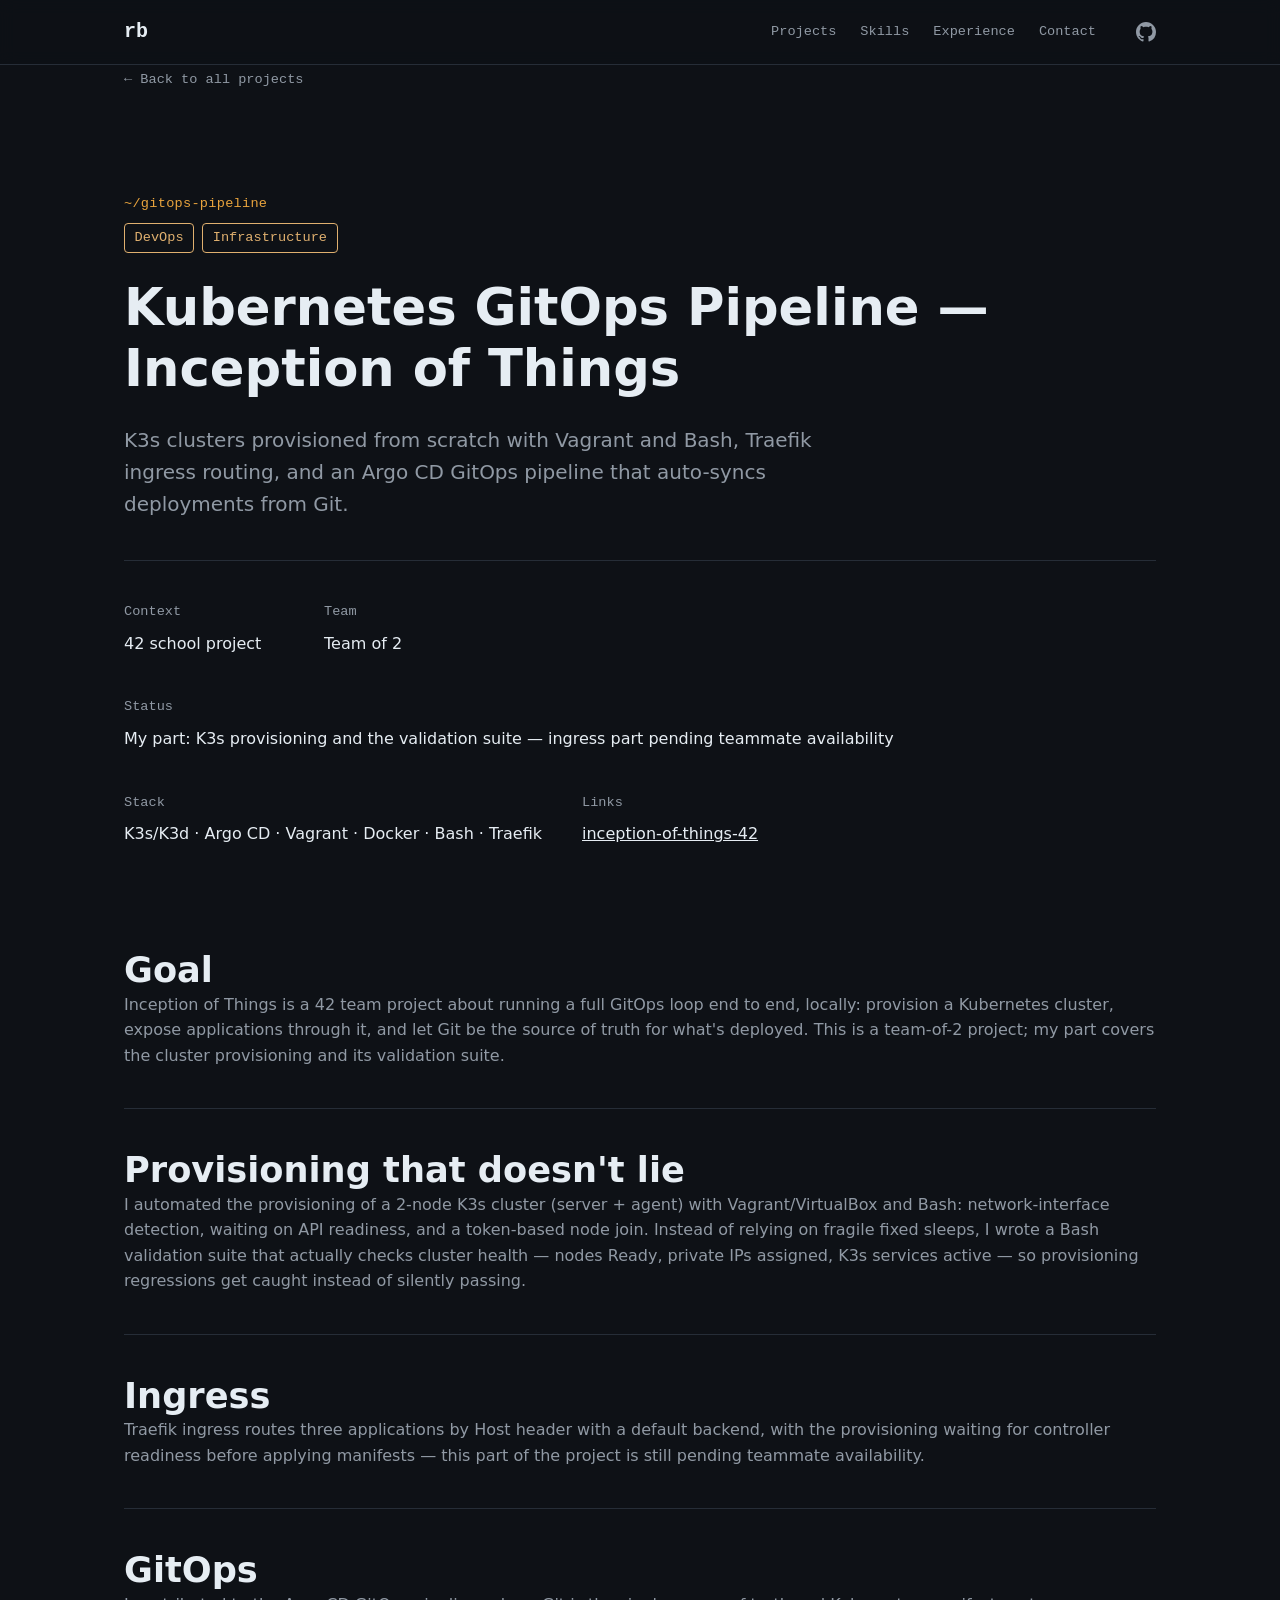
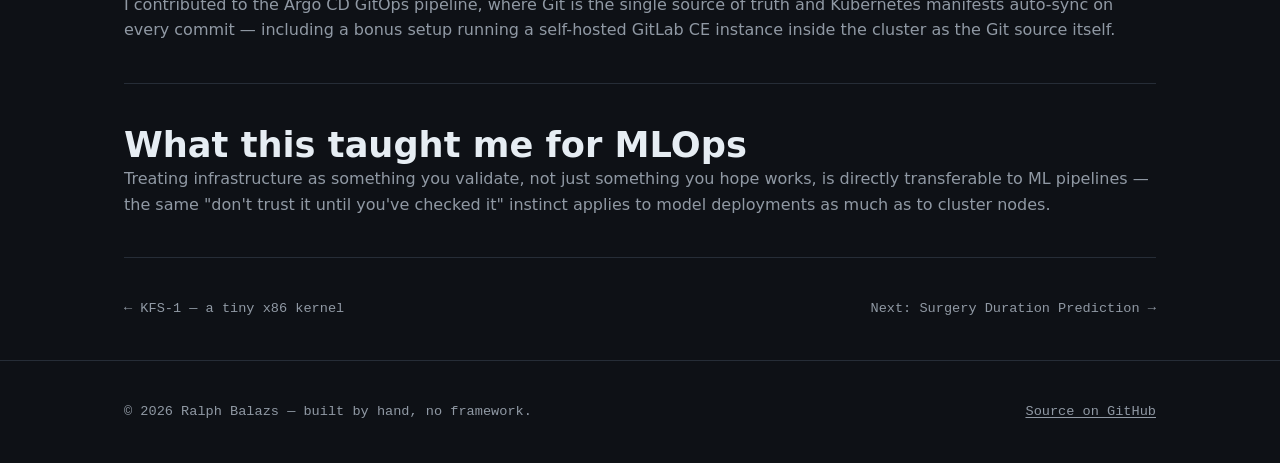
<file: projects/gitops-pipeline.html>
<!doctype html>
<html lang="en">
<head>
  <meta charset="UTF-8">
  <meta name="viewport" content="width=device-width, initial-scale=1">
  <title>Kubernetes GitOps Pipeline — Ralph Balazs</title>
  <meta name="description" content="K3s clusters provisioned from scratch with Vagrant and Bash, Traefik ingress routing, and an Argo CD GitOps pipeline that auto-syncs deployments from Git.">
  <link rel="canonical" href="https://balazsralph.github.io/projects/gitops-pipeline.html">

  <meta property="og:type" content="website">
  <meta property="og:site_name" content="Ralph Balazs">
  <meta property="og:title" content="Kubernetes GitOps Pipeline — Ralph Balazs">
  <meta property="og:description" content="K3s clusters provisioned from scratch with Vagrant and Bash, Traefik ingress routing, and an Argo CD GitOps pipeline that auto-syncs deployments from Git.">
  <meta property="og:image" content="https://balazsralph.github.io/assets/img/og.png">
  <meta property="og:image:width" content="1200">
  <meta property="og:image:height" content="630">
  <meta property="og:url" content="https://balazsralph.github.io/projects/gitops-pipeline.html">
  <meta property="og:locale" content="en_US">

  <meta name="twitter:card" content="summary_large_image">
  <meta name="twitter:title" content="Kubernetes GitOps Pipeline — Ralph Balazs">
  <meta name="twitter:description" content="K3s clusters provisioned from scratch with Vagrant and Bash, Traefik ingress routing, and an Argo CD GitOps pipeline that auto-syncs deployments from Git.">
  <meta name="twitter:image" content="https://balazsralph.github.io/assets/img/og.png">

  <link rel="icon" href="../assets/img/favicon.svg" type="image/svg+xml">
  <link rel="stylesheet" href="../assets/css/main.css">
</head>
<body>
  <a class="skip-link" href="#main">Skip to content</a>

  <header class="site-header">
    <div class="container">
      <a href="../index.html" class="site-header__brand">rb</a>
      <nav class="site-nav" id="site-nav" aria-label="Main navigation">
        <ul class="site-nav__links">
          <li><a href="../index.html#projects">Projects</a></li>
          <li><a href="../index.html#skills">Skills</a></li>
          <li><a href="../index.html#experience">Experience</a></li>
          <li><a href="../index.html#contact">Contact</a></li>
        </ul>
        <a class="site-nav__github" href="https://github.com/balazsralph" target="_blank" rel="noopener noreferrer" aria-label="GitHub profile">
          <svg width="20" height="20" viewBox="0 0 16 16" fill="currentColor" aria-hidden="true" focusable="false"><path d="M8 0C3.58 0 0 3.58 0 8c0 3.54 2.29 6.53 5.47 7.59.4.07.55-.17.55-.38 0-.19-.01-.82-.01-1.49-2.01.37-2.53-.49-2.69-.94-.09-.23-.48-.94-.82-1.13-.28-.15-.68-.52-.01-.53.63-.01 1.08.58 1.23.82.72 1.21 1.87.87 2.33.66.07-.52.28-.87.51-1.07-1.78-.2-3.64-.89-3.64-3.95 0-.87.31-1.59.82-2.15-.08-.2-.36-1.02.08-2.12 0 0 .67-.21 2.2.82.64-.18 1.32-.27 2-.27.68 0 1.36.09 2 .27 1.53-1.04 2.2-.82 2.2-.82.44 1.1.16 1.92.08 2.12.51.56.82 1.27.82 2.15 0 3.07-1.87 3.75-3.65 3.95.29.25.54.73.54 1.48 0 1.07-.01 1.93-.01 2.2 0 .21.15.46.55.38A8.01 8.01 0 0 0 16 8c0-4.42-3.58-8-8-8z"/></svg>
        </a>
      </nav>
      <button class="nav-toggle" type="button" aria-expanded="false" aria-controls="site-nav" aria-label="Toggle navigation menu">
        <svg width="20" height="20" viewBox="0 0 24 24" fill="none" stroke="currentColor" stroke-width="2" stroke-linecap="round" aria-hidden="true" focusable="false"><line x1="3" y1="6" x2="21" y2="6"/><line x1="3" y1="12" x2="21" y2="12"/><line x1="3" y1="18" x2="21" y2="18"/></svg>
      </button>
    </div>
  </header>

  <main id="main">
    <div class="container">

      <a class="case-study__back" href="../index.html#projects">&larr; Back to all projects</a>

      <header class="case-study__header">
        <span class="section-label">gitops-pipeline</span>
        <div class="tags">
          <span class="tag tag--infra">DevOps</span>
          <span class="tag tag--infra">Infrastructure</span>
        </div>
        <h1>Kubernetes GitOps Pipeline — Inception of Things</h1>
        <p class="case-study__one-liner">K3s clusters provisioned from scratch with Vagrant and Bash, Traefik ingress routing, and an Argo CD GitOps pipeline that auto-syncs deployments from Git.</p>

        <div class="case-study__meta">
          <dl>
            <dt>Context</dt>
            <dd>42 school project</dd>
          </dl>
          <dl>
            <dt>Team</dt>
            <dd>Team of 2</dd>
          </dl>
          <dl>
            <dt>Status</dt>
            <dd>My part: K3s provisioning and the validation suite — ingress part pending teammate availability</dd>
          </dl>
          <dl>
            <dt>Stack</dt>
            <dd>K3s/K3d · Argo CD · Vagrant · Docker · Bash · Traefik</dd>
          </dl>
          <dl>
            <dt>Links</dt>
            <dd class="case-study__links">
              <a href="https://github.com/balazsralph/inception-of-things-42" target="_blank" rel="noopener noreferrer">inception-of-things-42</a>
            </dd>
          </dl>
        </div>
      </header>

      <div class="case-study__body">

        <section class="reveal" aria-labelledby="goal-heading">
          <h2 id="goal-heading">Goal</h2>
          <p>Inception of Things is a 42 team project about running a full GitOps loop end to end, locally: provision a Kubernetes cluster, expose applications through it, and let Git be the source of truth for what's deployed. This is a team-of-2 project; my part covers the cluster provisioning and its validation suite.</p>
        </section>

        <section class="reveal" aria-labelledby="provisioning-heading">
          <h2 id="provisioning-heading">Provisioning that doesn't lie</h2>
          <p>I automated the provisioning of a 2-node K3s cluster (server + agent) with Vagrant/VirtualBox and Bash: network-interface detection, waiting on API readiness, and a token-based node join. Instead of relying on fragile fixed sleeps, I wrote a Bash validation suite that actually checks cluster health — nodes Ready, private IPs assigned, K3s services active — so provisioning regressions get caught instead of silently passing.</p>
        </section>

        <section class="reveal" aria-labelledby="ingress-heading">
          <h2 id="ingress-heading">Ingress</h2>
          <p>Traefik ingress routes three applications by Host header with a default backend, with the provisioning waiting for controller readiness before applying manifests — this part of the project is still pending teammate availability.</p>
        </section>

        <section class="reveal" aria-labelledby="gitops-heading">
          <h2 id="gitops-heading">GitOps</h2>
          <p>I contributed to the Argo CD GitOps pipeline, where Git is the single source of truth and Kubernetes manifests auto-sync on every commit — including a bonus setup running a self-hosted GitLab CE instance inside the cluster as the Git source itself.</p>
        </section>

        <section class="reveal" aria-labelledby="mlops-heading">
          <h2 id="mlops-heading">What this taught me for MLOps</h2>
          <p>Treating infrastructure as something you validate, not just something you hope works, is directly transferable to ML pipelines — the same "don't trust it until you've checked it" instinct applies to model deployments as much as to cluster nodes.</p>
        </section>

      </div>

      <nav class="case-study__nav" aria-label="Project navigation">
        <a href="kfs-kernel.html">&larr; KFS-1 — a tiny x86 kernel</a>
        <a href="surgery-duration-ml.html">Next: Surgery Duration Prediction &rarr;</a>
      </nav>

    </div>
  </main>

  <footer class="site-footer">
    <div class="container">
      <span>© 2026 Ralph Balazs — built by hand, no framework.</span>
      <a href="https://github.com/balazsralph/balazsralph.github.io" target="_blank" rel="noopener noreferrer">Source on GitHub</a>
    </div>
  </footer>

  <script src="../assets/js/main.js"></script>
</body>
</html>
</file>
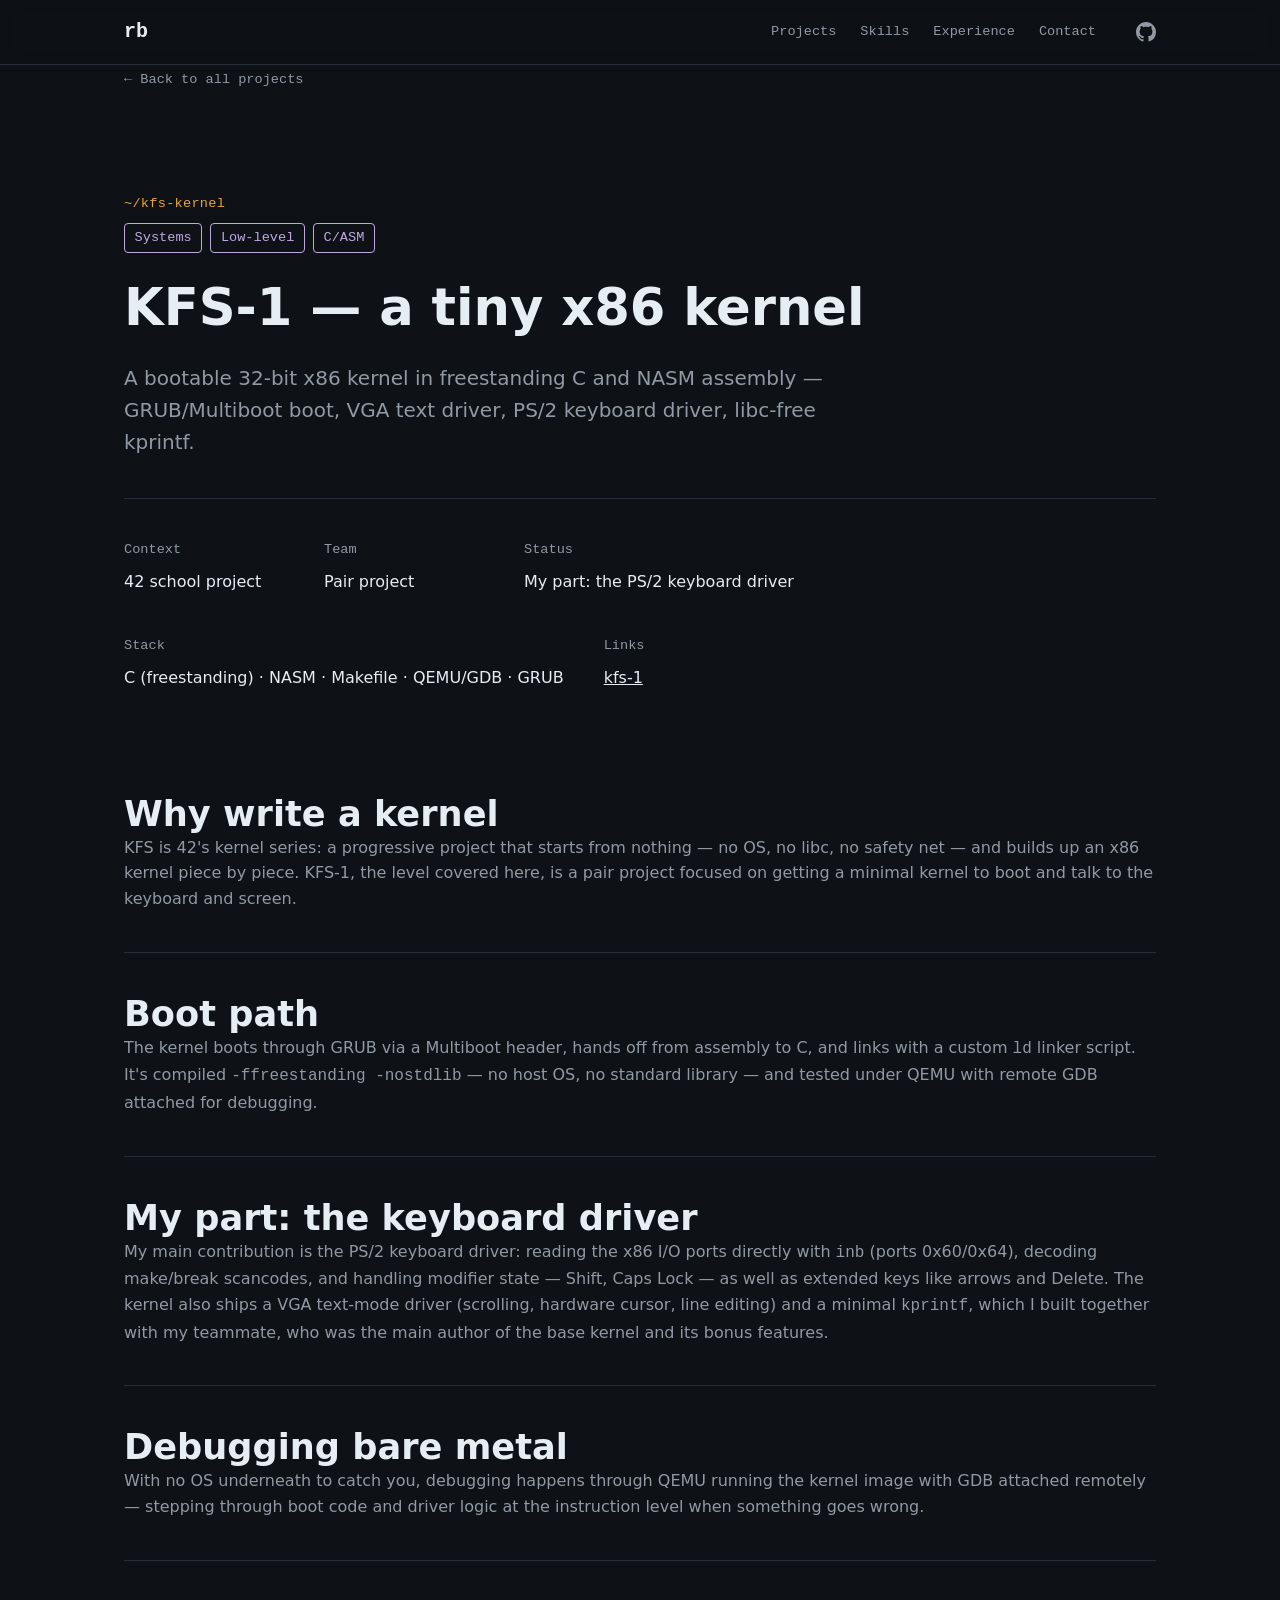
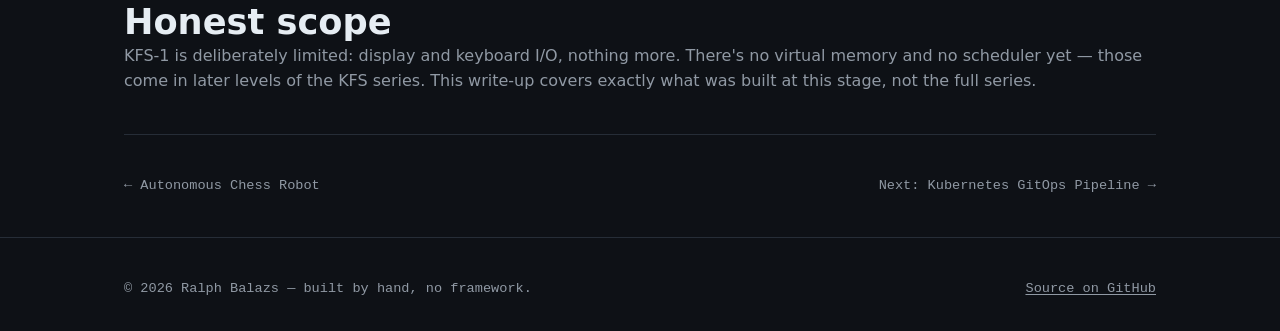
<file: projects/kfs-kernel.html>
<!doctype html>
<html lang="en">
<head>
  <meta charset="UTF-8">
  <meta name="viewport" content="width=device-width, initial-scale=1">
  <title>KFS-1 — a tiny x86 kernel — Ralph Balazs</title>
  <meta name="description" content="A bootable 32-bit x86 kernel in freestanding C and NASM assembly — GRUB/Multiboot boot, VGA text driver, PS/2 keyboard driver, libc-free kprintf.">
  <link rel="canonical" href="https://balazsralph.github.io/projects/kfs-kernel.html">

  <meta property="og:type" content="website">
  <meta property="og:site_name" content="Ralph Balazs">
  <meta property="og:title" content="KFS-1 — a tiny x86 kernel — Ralph Balazs">
  <meta property="og:description" content="A bootable 32-bit x86 kernel in freestanding C and NASM assembly — GRUB/Multiboot boot, VGA text driver, PS/2 keyboard driver, libc-free kprintf.">
  <meta property="og:image" content="https://balazsralph.github.io/assets/img/og.png">
  <meta property="og:image:width" content="1200">
  <meta property="og:image:height" content="630">
  <meta property="og:url" content="https://balazsralph.github.io/projects/kfs-kernel.html">
  <meta property="og:locale" content="en_US">

  <meta name="twitter:card" content="summary_large_image">
  <meta name="twitter:title" content="KFS-1 — a tiny x86 kernel — Ralph Balazs">
  <meta name="twitter:description" content="A bootable 32-bit x86 kernel in freestanding C and NASM assembly — GRUB/Multiboot boot, VGA text driver, PS/2 keyboard driver, libc-free kprintf.">
  <meta name="twitter:image" content="https://balazsralph.github.io/assets/img/og.png">

  <link rel="icon" href="../assets/img/favicon.svg" type="image/svg+xml">
  <link rel="stylesheet" href="../assets/css/main.css">
</head>
<body>
  <a class="skip-link" href="#main">Skip to content</a>

  <header class="site-header">
    <div class="container">
      <a href="../index.html" class="site-header__brand">rb</a>
      <nav class="site-nav" id="site-nav" aria-label="Main navigation">
        <ul class="site-nav__links">
          <li><a href="../index.html#projects">Projects</a></li>
          <li><a href="../index.html#skills">Skills</a></li>
          <li><a href="../index.html#experience">Experience</a></li>
          <li><a href="../index.html#contact">Contact</a></li>
        </ul>
        <a class="site-nav__github" href="https://github.com/balazsralph" target="_blank" rel="noopener noreferrer" aria-label="GitHub profile">
          <svg width="20" height="20" viewBox="0 0 16 16" fill="currentColor" aria-hidden="true" focusable="false"><path d="M8 0C3.58 0 0 3.58 0 8c0 3.54 2.29 6.53 5.47 7.59.4.07.55-.17.55-.38 0-.19-.01-.82-.01-1.49-2.01.37-2.53-.49-2.69-.94-.09-.23-.48-.94-.82-1.13-.28-.15-.68-.52-.01-.53.63-.01 1.08.58 1.23.82.72 1.21 1.87.87 2.33.66.07-.52.28-.87.51-1.07-1.78-.2-3.64-.89-3.64-3.95 0-.87.31-1.59.82-2.15-.08-.2-.36-1.02.08-2.12 0 0 .67-.21 2.2.82.64-.18 1.32-.27 2-.27.68 0 1.36.09 2 .27 1.53-1.04 2.2-.82 2.2-.82.44 1.1.16 1.92.08 2.12.51.56.82 1.27.82 2.15 0 3.07-1.87 3.75-3.65 3.95.29.25.54.73.54 1.48 0 1.07-.01 1.93-.01 2.2 0 .21.15.46.55.38A8.01 8.01 0 0 0 16 8c0-4.42-3.58-8-8-8z"/></svg>
        </a>
      </nav>
      <button class="nav-toggle" type="button" aria-expanded="false" aria-controls="site-nav" aria-label="Toggle navigation menu">
        <svg width="20" height="20" viewBox="0 0 24 24" fill="none" stroke="currentColor" stroke-width="2" stroke-linecap="round" aria-hidden="true" focusable="false"><line x1="3" y1="6" x2="21" y2="6"/><line x1="3" y1="12" x2="21" y2="12"/><line x1="3" y1="18" x2="21" y2="18"/></svg>
      </button>
    </div>
  </header>

  <main id="main">
    <div class="container">

      <a class="case-study__back" href="../index.html#projects">&larr; Back to all projects</a>

      <header class="case-study__header">
        <span class="section-label">kfs-kernel</span>
        <div class="tags">
          <span class="tag tag--systems">Systems</span>
          <span class="tag tag--systems">Low-level</span>
          <span class="tag tag--systems">C/ASM</span>
        </div>
        <h1>KFS-1 — a tiny x86 kernel</h1>
        <p class="case-study__one-liner">A bootable 32-bit x86 kernel in freestanding C and NASM assembly — GRUB/Multiboot boot, VGA text driver, PS/2 keyboard driver, libc-free kprintf.</p>

        <div class="case-study__meta">
          <dl>
            <dt>Context</dt>
            <dd>42 school project</dd>
          </dl>
          <dl>
            <dt>Team</dt>
            <dd>Pair project</dd>
          </dl>
          <dl>
            <dt>Status</dt>
            <dd>My part: the PS/2 keyboard driver</dd>
          </dl>
          <dl>
            <dt>Stack</dt>
            <dd>C (freestanding) · NASM · Makefile · QEMU/GDB · GRUB</dd>
          </dl>
          <dl>
            <dt>Links</dt>
            <dd class="case-study__links">
              <a href="https://github.com/balazsralph/kfs-1" target="_blank" rel="noopener noreferrer">kfs-1</a>
            </dd>
          </dl>
        </div>
      </header>

      <div class="case-study__body">

        <section class="reveal" aria-labelledby="why-heading">
          <h2 id="why-heading">Why write a kernel</h2>
          <p>KFS is 42's kernel series: a progressive project that starts from nothing — no OS, no libc, no safety net — and builds up an x86 kernel piece by piece. KFS-1, the level covered here, is a pair project focused on getting a minimal kernel to boot and talk to the keyboard and screen.</p>
        </section>

        <section class="reveal" aria-labelledby="boot-heading">
          <h2 id="boot-heading">Boot path</h2>
          <p>The kernel boots through GRUB via a Multiboot header, hands off from assembly to C, and links with a custom <code>ld</code> linker script. It's compiled <code>-ffreestanding -nostdlib</code> — no host OS, no standard library — and tested under QEMU with remote GDB attached for debugging.</p>
        </section>

        <section class="reveal" aria-labelledby="keyboard-heading">
          <h2 id="keyboard-heading">My part: the keyboard driver</h2>
          <p>My main contribution is the PS/2 keyboard driver: reading the x86 I/O ports directly with <code>inb</code> (ports 0x60/0x64), decoding make/break scancodes, and handling modifier state — Shift, Caps Lock — as well as extended keys like arrows and Delete. The kernel also ships a VGA text-mode driver (scrolling, hardware cursor, line editing) and a minimal <code>kprintf</code>, which I built together with my teammate, who was the main author of the base kernel and its bonus features.</p>
        </section>

        <section class="reveal" aria-labelledby="debugging-heading">
          <h2 id="debugging-heading">Debugging bare metal</h2>
          <p>With no OS underneath to catch you, debugging happens through QEMU running the kernel image with GDB attached remotely — stepping through boot code and driver logic at the instruction level when something goes wrong.</p>
        </section>

        <section class="reveal" aria-labelledby="scope-heading">
          <h2 id="scope-heading">Honest scope</h2>
          <p>KFS-1 is deliberately limited: display and keyboard I/O, nothing more. There's no virtual memory and no scheduler yet — those come in later levels of the KFS series. This write-up covers exactly what was built at this stage, not the full series.</p>
        </section>

      </div>

      <nav class="case-study__nav" aria-label="Project navigation">
        <a href="chess-robot.html">&larr; Autonomous Chess Robot</a>
        <a href="gitops-pipeline.html">Next: Kubernetes GitOps Pipeline &rarr;</a>
      </nav>

    </div>
  </main>

  <footer class="site-footer">
    <div class="container">
      <span>© 2026 Ralph Balazs — built by hand, no framework.</span>
      <a href="https://github.com/balazsralph/balazsralph.github.io" target="_blank" rel="noopener noreferrer">Source on GitHub</a>
    </div>
  </footer>

  <script src="../assets/js/main.js"></script>
</body>
</html>
</file>
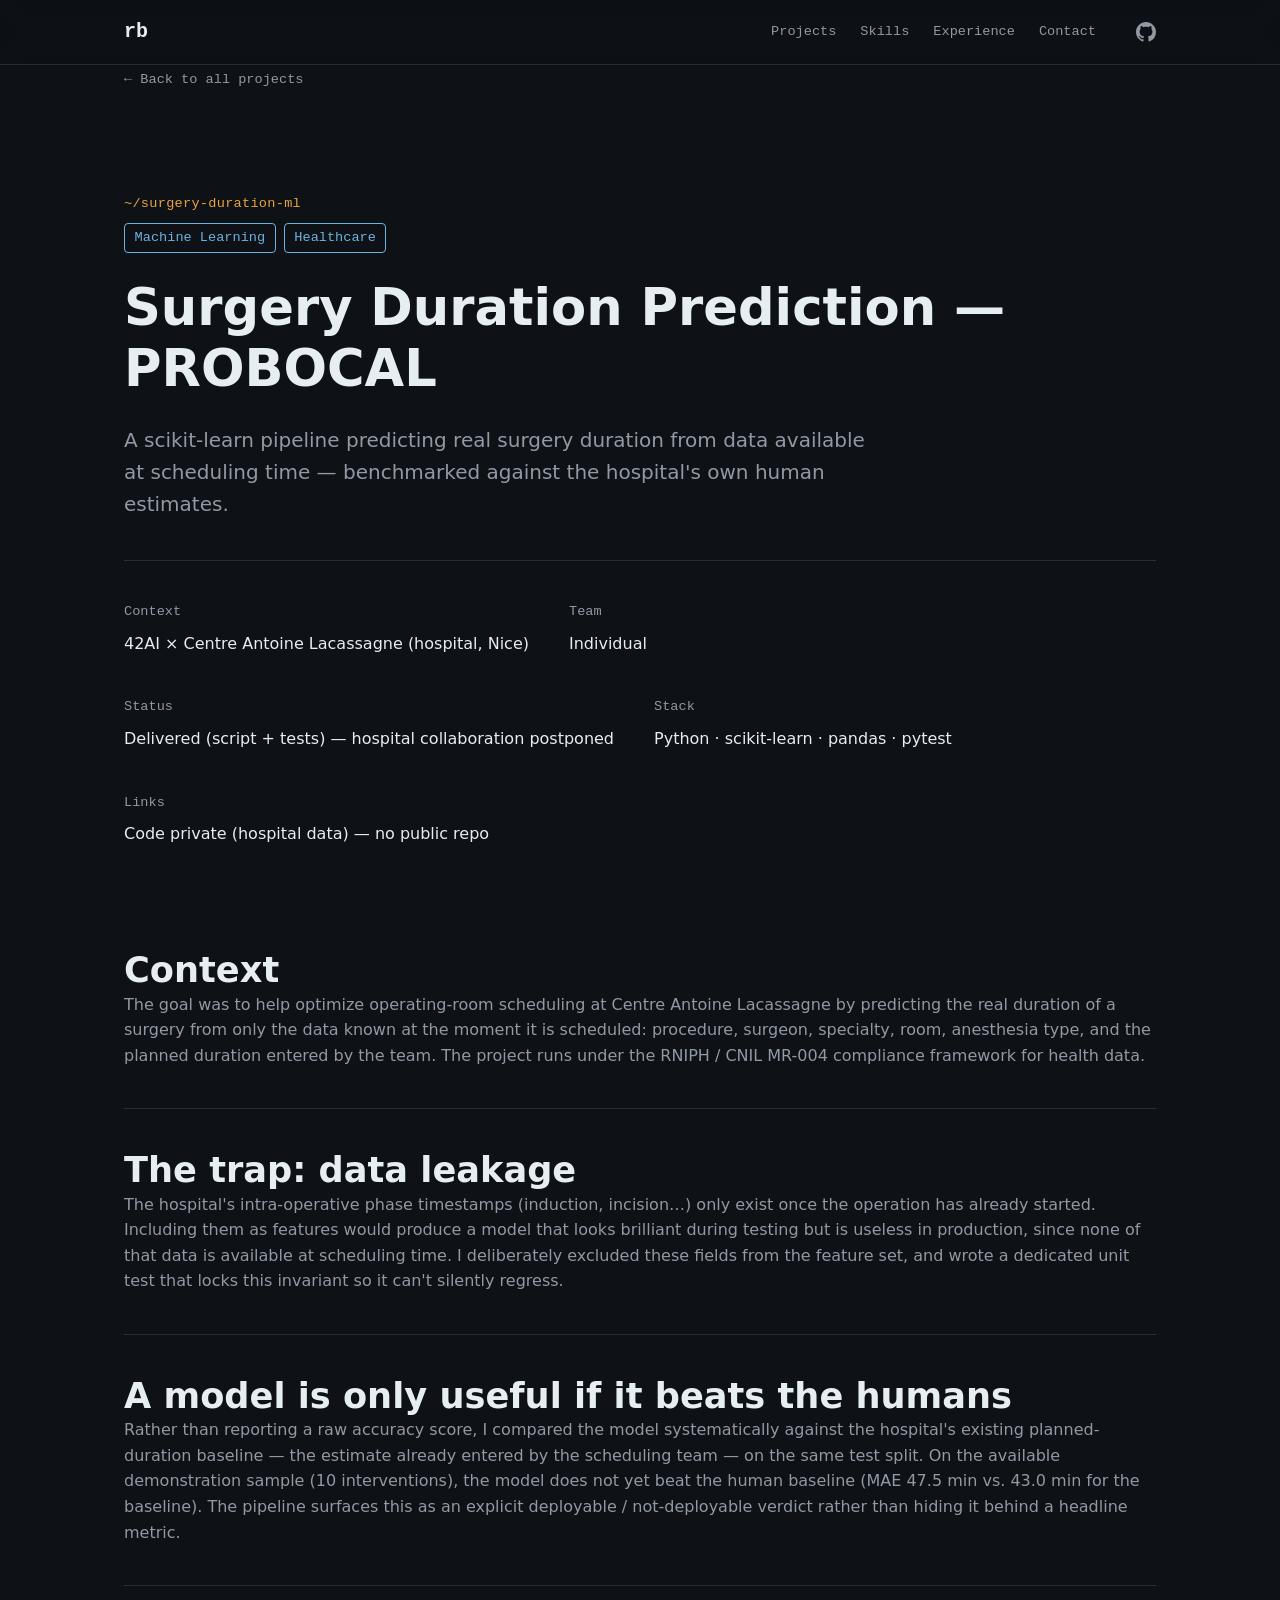
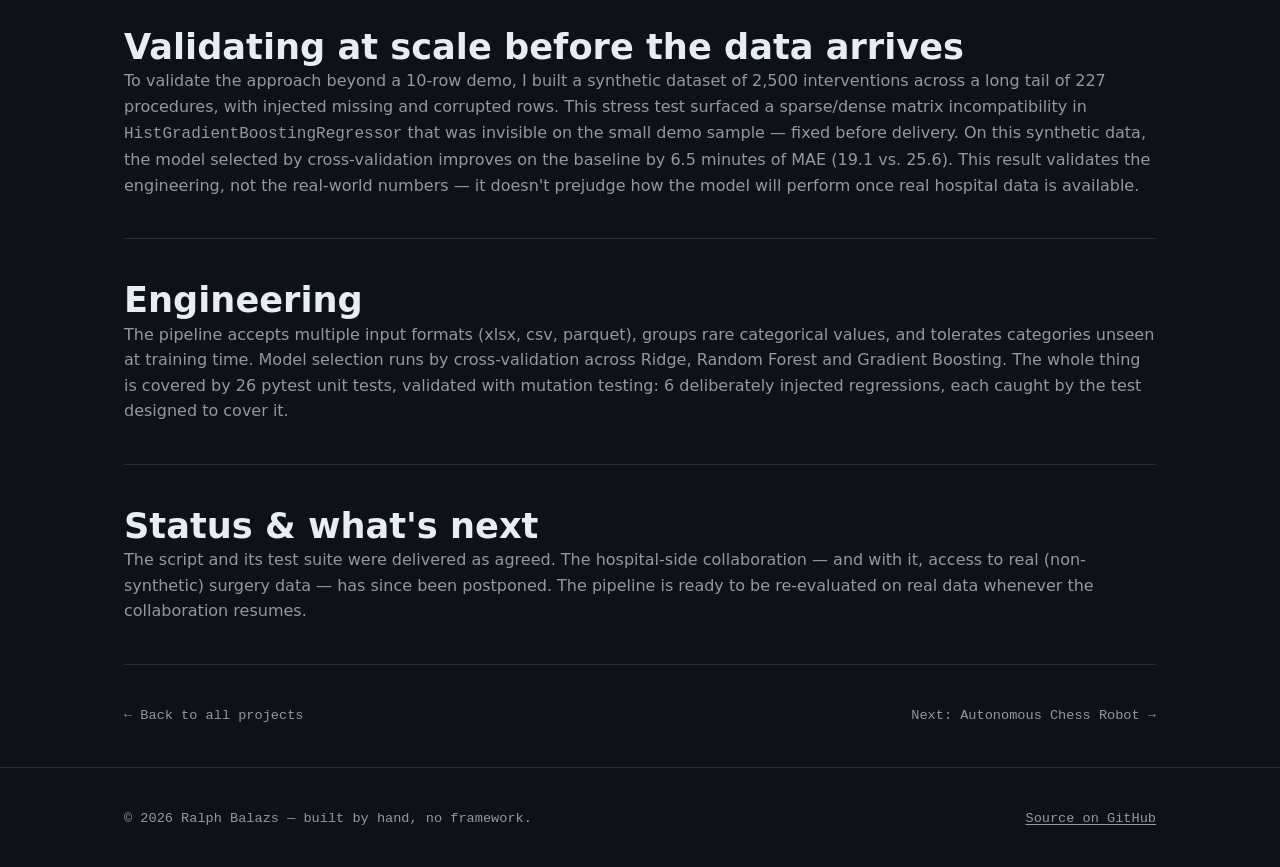
<file: projects/surgery-duration-ml.html>
<!doctype html>
<html lang="en">
<head>
  <meta charset="UTF-8">
  <meta name="viewport" content="width=device-width, initial-scale=1">
  <title>Surgery Duration Prediction — PROBOCAL — Ralph Balazs</title>
  <meta name="description" content="A scikit-learn pipeline predicting real surgery duration from data available at scheduling time, benchmarked against the hospital's own human estimates.">
  <link rel="canonical" href="https://balazsralph.github.io/projects/surgery-duration-ml.html">

  <meta property="og:type" content="website">
  <meta property="og:site_name" content="Ralph Balazs">
  <meta property="og:title" content="Surgery Duration Prediction — PROBOCAL — Ralph Balazs">
  <meta property="og:description" content="A scikit-learn pipeline predicting real surgery duration from data available at scheduling time, benchmarked against the hospital's own human estimates.">
  <meta property="og:image" content="https://balazsralph.github.io/assets/img/og.png">
  <meta property="og:image:width" content="1200">
  <meta property="og:image:height" content="630">
  <meta property="og:url" content="https://balazsralph.github.io/projects/surgery-duration-ml.html">
  <meta property="og:locale" content="en_US">

  <meta name="twitter:card" content="summary_large_image">
  <meta name="twitter:title" content="Surgery Duration Prediction — PROBOCAL — Ralph Balazs">
  <meta name="twitter:description" content="A scikit-learn pipeline predicting real surgery duration from data available at scheduling time, benchmarked against the hospital's own human estimates.">
  <meta name="twitter:image" content="https://balazsralph.github.io/assets/img/og.png">

  <link rel="icon" href="../assets/img/favicon.svg" type="image/svg+xml">
  <link rel="stylesheet" href="../assets/css/main.css">
</head>
<body>
  <a class="skip-link" href="#main">Skip to content</a>

  <header class="site-header">
    <div class="container">
      <a href="../index.html" class="site-header__brand">rb</a>
      <nav class="site-nav" id="site-nav" aria-label="Main navigation">
        <ul class="site-nav__links">
          <li><a href="../index.html#projects">Projects</a></li>
          <li><a href="../index.html#skills">Skills</a></li>
          <li><a href="../index.html#experience">Experience</a></li>
          <li><a href="../index.html#contact">Contact</a></li>
        </ul>
        <a class="site-nav__github" href="https://github.com/balazsralph" target="_blank" rel="noopener noreferrer" aria-label="GitHub profile">
          <svg width="20" height="20" viewBox="0 0 16 16" fill="currentColor" aria-hidden="true" focusable="false"><path d="M8 0C3.58 0 0 3.58 0 8c0 3.54 2.29 6.53 5.47 7.59.4.07.55-.17.55-.38 0-.19-.01-.82-.01-1.49-2.01.37-2.53-.49-2.69-.94-.09-.23-.48-.94-.82-1.13-.28-.15-.68-.52-.01-.53.63-.01 1.08.58 1.23.82.72 1.21 1.87.87 2.33.66.07-.52.28-.87.51-1.07-1.78-.2-3.64-.89-3.64-3.95 0-.87.31-1.59.82-2.15-.08-.2-.36-1.02.08-2.12 0 0 .67-.21 2.2.82.64-.18 1.32-.27 2-.27.68 0 1.36.09 2 .27 1.53-1.04 2.2-.82 2.2-.82.44 1.1.16 1.92.08 2.12.51.56.82 1.27.82 2.15 0 3.07-1.87 3.75-3.65 3.95.29.25.54.73.54 1.48 0 1.07-.01 1.93-.01 2.2 0 .21.15.46.55.38A8.01 8.01 0 0 0 16 8c0-4.42-3.58-8-8-8z"/></svg>
        </a>
      </nav>
      <button class="nav-toggle" type="button" aria-expanded="false" aria-controls="site-nav" aria-label="Toggle navigation menu">
        <svg width="20" height="20" viewBox="0 0 24 24" fill="none" stroke="currentColor" stroke-width="2" stroke-linecap="round" aria-hidden="true" focusable="false"><line x1="3" y1="6" x2="21" y2="6"/><line x1="3" y1="12" x2="21" y2="12"/><line x1="3" y1="18" x2="21" y2="18"/></svg>
      </button>
    </div>
  </header>

  <main id="main">
    <div class="container">

      <a class="case-study__back" href="../index.html#projects">&larr; Back to all projects</a>

      <header class="case-study__header">
        <span class="section-label">surgery-duration-ml</span>
        <div class="tags">
          <span class="tag tag--ml">Machine Learning</span>
          <span class="tag tag--ml">Healthcare</span>
        </div>
        <h1>Surgery Duration Prediction — PROBOCAL</h1>
        <p class="case-study__one-liner">A scikit-learn pipeline predicting real surgery duration from data available at scheduling time — benchmarked against the hospital's own human estimates.</p>

        <div class="case-study__meta">
          <dl>
            <dt>Context</dt>
            <dd>42AI × Centre Antoine Lacassagne (hospital, Nice)</dd>
          </dl>
          <dl>
            <dt>Team</dt>
            <dd>Individual</dd>
          </dl>
          <dl>
            <dt>Status</dt>
            <dd>Delivered (script + tests) — hospital collaboration postponed</dd>
          </dl>
          <dl>
            <dt>Stack</dt>
            <dd>Python · scikit-learn · pandas · pytest</dd>
          </dl>
          <dl>
            <dt>Links</dt>
            <dd class="case-study__links">
              Code private (hospital data) — no public repo
            </dd>
          </dl>
        </div>
      </header>

      <div class="case-study__body">

        <section class="reveal" aria-labelledby="context-heading">
          <h2 id="context-heading">Context</h2>
          <p>The goal was to help optimize operating-room scheduling at Centre Antoine Lacassagne by predicting the real duration of a surgery from only the data known at the moment it is scheduled: procedure, surgeon, specialty, room, anesthesia type, and the planned duration entered by the team. The project runs under the RNIPH / CNIL MR-004 compliance framework for health data.</p>
        </section>

        <section class="reveal" aria-labelledby="leakage-heading">
          <h2 id="leakage-heading">The trap: data leakage</h2>
          <p>The hospital's intra-operative phase timestamps (induction, incision…) only exist once the operation has already started. Including them as features would produce a model that looks brilliant during testing but is useless in production, since none of that data is available at scheduling time. I deliberately excluded these fields from the feature set, and wrote a dedicated unit test that locks this invariant so it can't silently regress.</p>
        </section>

        <section class="reveal" aria-labelledby="humans-heading">
          <h2 id="humans-heading">A model is only useful if it beats the humans</h2>
          <p>Rather than reporting a raw accuracy score, I compared the model systematically against the hospital's existing planned-duration baseline — the estimate already entered by the scheduling team — on the same test split. On the available demonstration sample (10 interventions), the model does not yet beat the human baseline (MAE 47.5 min vs. 43.0 min for the baseline). The pipeline surfaces this as an explicit deployable / not-deployable verdict rather than hiding it behind a headline metric.</p>
        </section>

        <section class="reveal" aria-labelledby="synthetic-heading">
          <h2 id="synthetic-heading">Validating at scale before the data arrives</h2>
          <p>To validate the approach beyond a 10-row demo, I built a synthetic dataset of 2,500 interventions across a long tail of 227 procedures, with injected missing and corrupted rows. This stress test surfaced a sparse/dense matrix incompatibility in <code>HistGradientBoostingRegressor</code> that was invisible on the small demo sample — fixed before delivery. On this synthetic data, the model selected by cross-validation improves on the baseline by 6.5 minutes of MAE (19.1 vs. 25.6). This result validates the engineering, not the real-world numbers — it doesn't prejudge how the model will perform once real hospital data is available.</p>
        </section>

        <section class="reveal" aria-labelledby="engineering-heading">
          <h2 id="engineering-heading">Engineering</h2>
          <p>The pipeline accepts multiple input formats (xlsx, csv, parquet), groups rare categorical values, and tolerates categories unseen at training time. Model selection runs by cross-validation across Ridge, Random Forest and Gradient Boosting. The whole thing is covered by 26 pytest unit tests, validated with mutation testing: 6 deliberately injected regressions, each caught by the test designed to cover it.</p>
        </section>

        <section class="reveal" aria-labelledby="status-heading">
          <h2 id="status-heading">Status &amp; what's next</h2>
          <p>The script and its test suite were delivered as agreed. The hospital-side collaboration — and with it, access to real (non-synthetic) surgery data — has since been postponed. The pipeline is ready to be re-evaluated on real data whenever the collaboration resumes.</p>
        </section>

      </div>

      <nav class="case-study__nav" aria-label="Project navigation">
        <a href="../index.html#projects">&larr; Back to all projects</a>
        <a href="chess-robot.html">Next: Autonomous Chess Robot &rarr;</a>
      </nav>

    </div>
  </main>

  <footer class="site-footer">
    <div class="container">
      <span>© 2026 Ralph Balazs — built by hand, no framework.</span>
      <a href="https://github.com/balazsralph/balazsralph.github.io" target="_blank" rel="noopener noreferrer">Source on GitHub</a>
    </div>
  </footer>

  <script src="../assets/js/main.js"></script>
</body>
</html>
</file>
<file: assets/css/main.css>
/* ==========================================================================
   Ralph Balazs — Portfolio
   Single stylesheet. Tokens defined once in :root (RULES.md §4.2).
   ========================================================================== */

/* --- Reset -------------------------------------------------------------- */

*,
*::before,
*::after {
  box-sizing: border-box;
}

html {
  -webkit-text-size-adjust: 100%;
}

body,
h1,
h2,
h3,
p,
figure,
blockquote,
dl,
dd {
  margin: 0;
}

ul[class],
ol[class] {
  list-style: none;
  margin: 0;
  padding: 0;
}

img,
picture,
svg {
  display: block;
  max-width: 100%;
}

a {
  color: inherit;
}

button,
input,
textarea {
  font: inherit;
  color: inherit;
}

/* --- Design tokens -------------------------------------------------------
   Colors, spacing, typography, radii — defined once. See PLAN.md §6.
   ------------------------------------------------------------------------ */

:root {
  /* Color */
  --bg: #0e1116;
  --surface: #151a21;
  --border: #262d37;
  --text: #e6edf3;
  --text-muted: #9099a4;
  --accent: #e8a33d;
  --accent-hover: #f0b45c;

  /* Domain tag colors (desaturated) */
  --tag-ml: #6fb3e0;
  --tag-robotics: #7ec8a9;
  --tag-systems: #c0a8e0;
  --tag-infra: #e0b06f;
  --tag-security: #d98a8a;

  /* Typography */
  --font-sans: ui-sans-serif, system-ui, -apple-system, "Segoe UI", Roboto, sans-serif;
  --font-mono: ui-monospace, "SF Mono", "Cascadia Code", "Roboto Mono", monospace;
  --text-base: 1rem;
  --text-sm: 0.85rem;
  --text-lg: 1.25rem;
  --text-h2: clamp(1.6rem, 3vw, 2.2rem);
  --text-h1: clamp(2rem, 4.5vw, 3.2rem);
  --leading-body: 1.6;

  /* Spacing */
  --space-xs: 0.5rem;
  --space-sm: 1rem;
  --space-md: 1.5rem;
  --space-lg: 2.5rem;
  --space-section: clamp(4rem, 8vw, 8rem);

  /* Radii & misc */
  --radius: 6px;
  --radius-sm: 4px;
  --container-max: 1080px;
  --duration-fast: 150ms;
  --duration-normal: 200ms;
  --ease: cubic-bezier(0.16, 1, 0.3, 1);
}

/* --- Base ----------------------------------------------------------------*/

body {
  background: var(--bg);
  color: var(--text);
  font-family: var(--font-sans);
  font-size: var(--text-base);
  line-height: var(--leading-body);
  -webkit-font-smoothing: antialiased;
}

.container {
  width: 100%;
  max-width: var(--container-max);
  margin-inline: auto;
  padding-inline: var(--space-md);
}

.visually-hidden {
  position: absolute;
  width: 1px;
  height: 1px;
  padding: 0;
  margin: -1px;
  overflow: hidden;
  clip: rect(0, 0, 0, 0);
  white-space: nowrap;
  border: 0;
}

a.skip-link {
  position: absolute;
  top: -100%;
  left: var(--space-sm);
  background: var(--accent);
  color: var(--bg);
  padding: var(--space-xs) var(--space-sm);
  border-radius: var(--radius-sm);
  z-index: 100;
  transition: top var(--duration-fast) var(--ease);
}

a.skip-link:focus {
  top: var(--space-sm);
}

:focus-visible {
  outline: 2px solid var(--accent);
  outline-offset: 2px;
}

h1,
h2,
h3 {
  font-weight: 600;
  line-height: 1.2;
}

h2 {
  font-size: var(--text-h2);
}

h3 {
  font-size: var(--text-lg);
}

p {
  color: var(--text-muted);
}

.section-label {
  font-family: var(--font-mono);
  font-size: var(--text-sm);
  color: var(--accent);
  letter-spacing: 0.02em;
  display: block;
  margin-bottom: var(--space-xs);
}

.section-label::before {
  content: "~/";
}

section {
  padding-block: var(--space-section);
  border-top: 1px solid var(--border);
}

section:first-of-type {
  border-top: none;
}

/* --- Header / nav ----------------------------------------------------- */

.site-header {
  position: sticky;
  top: 0;
  z-index: 50;
  background: rgba(14, 17, 22, 0.85);
  backdrop-filter: blur(8px);
  border-bottom: 1px solid var(--border);
}

.site-header .container {
  display: flex;
  align-items: center;
  justify-content: space-between;
  height: 64px;
  position: relative;
}

.site-header__brand {
  font-family: var(--font-mono);
  font-weight: 600;
  text-decoration: none;
  font-size: var(--text-lg);
}

.site-nav {
  display: flex;
  align-items: center;
  gap: var(--space-lg);
}

.site-nav__links {
  display: flex;
  gap: var(--space-md);
  font-family: var(--font-mono);
  font-size: var(--text-sm);
}

.site-nav__links a {
  text-decoration: none;
  color: var(--text-muted);
  transition: color var(--duration-fast) var(--ease);
}

.site-nav__links a:hover,
.site-nav__links a:focus-visible {
  color: var(--text);
}

.site-nav__github {
  display: flex;
  align-items: center;
  color: var(--text-muted);
  transition: color var(--duration-fast) var(--ease);
}

.site-nav__github:hover,
.site-nav__github:focus-visible {
  color: var(--accent);
}

.nav-toggle {
  display: none;
  background: none;
  border: 1px solid var(--border);
  border-radius: var(--radius-sm);
  padding: var(--space-xs);
  cursor: pointer;
}

@media (max-width: 640px) {
  .nav-toggle {
    display: block;
  }

  .site-nav {
    position: absolute;
    top: 64px;
    left: 0;
    right: 0;
    flex-direction: column;
    align-items: flex-start;
    gap: var(--space-md);
    background: var(--surface);
    border-bottom: 1px solid var(--border);
    padding: var(--space-md);
    display: none;
  }

  .site-nav.is-open {
    display: flex;
  }

  .site-nav__links {
    flex-direction: column;
    gap: var(--space-sm);
  }
}

/* --- Hero --------------------------------------------------------------- */

.hero {
  position: relative;
  padding-block: var(--space-section);
  overflow: hidden;
}

.hero::before {
  content: "";
  position: absolute;
  inset: 0;
  background-image:
    linear-gradient(var(--border) 1px, transparent 1px),
    linear-gradient(90deg, var(--border) 1px, transparent 1px);
  background-size: 32px 32px;
  opacity: 0.15;
  pointer-events: none;
  mask-image: linear-gradient(to bottom, black, transparent 85%);
}

.hero__inner {
  position: relative;
  max-width: 760px;
}

.hero__eyebrow {
  font-family: var(--font-mono);
  font-size: var(--text-sm);
  color: var(--text-muted);
  display: block;
  margin-bottom: var(--space-md);
}

.hero h1 {
  font-size: var(--text-h1);
  color: var(--text);
  margin-bottom: var(--space-md);
}

.hero__subtitle {
  font-size: var(--text-lg);
  color: var(--text-muted);
  margin-bottom: var(--space-sm);
  max-width: 60ch;
}

.hero__availability {
  font-size: var(--text-base);
  color: var(--text);
  margin-bottom: var(--space-lg);
}

.hero__cta {
  display: flex;
  flex-wrap: wrap;
  align-items: center;
  gap: var(--space-md);
}

.hero__about {
  max-width: 68ch;
  margin-top: var(--space-lg);
  color: var(--text-muted);
}

.hero__about p + p {
  margin-top: var(--space-sm);
}

.hero__about-now {
  font-size: var(--text-sm);
}

.mono-label {
  font-family: var(--font-mono);
  color: var(--accent);
}

.mono-label::after {
  content: ":";
}

/* --- Buttons / links ------------------------------------------------------ */

.btn {
  display: inline-flex;
  align-items: center;
  gap: var(--space-xs);
  padding: 0.6rem 1.1rem;
  border-radius: var(--radius);
  font-size: var(--text-sm);
  font-family: var(--font-mono);
  text-decoration: none;
  border: 1px solid var(--border);
  transition: border-color var(--duration-fast) var(--ease), color var(--duration-fast) var(--ease), background var(--duration-fast) var(--ease);
}

.btn--primary {
  background: var(--accent);
  color: var(--bg);
  border-color: var(--accent);
}

.btn--primary:hover,
.btn--primary:focus-visible {
  background: var(--accent-hover);
  border-color: var(--accent-hover);
}

.btn--secondary {
  color: var(--text);
}

.btn--secondary:hover,
.btn--secondary:focus-visible {
  border-color: var(--accent);
  color: var(--accent);
}

.icon-links {
  display: flex;
  gap: var(--space-sm);
}

.icon-links a {
  display: flex;
  align-items: center;
  justify-content: center;
  width: 36px;
  height: 36px;
  border: 1px solid var(--border);
  border-radius: var(--radius);
  color: var(--text-muted);
  transition: color var(--duration-fast) var(--ease), border-color var(--duration-fast) var(--ease);
}

.icon-links a:hover,
.icon-links a:focus-visible {
  color: var(--accent);
  border-color: var(--accent);
}

/* --- Tags ----------------------------------------------------------------*/

.tags {
  display: flex;
  flex-wrap: wrap;
  gap: var(--space-xs);
}

.tag {
  font-family: var(--font-mono);
  font-size: var(--text-sm);
  padding: 0.2rem 0.6rem;
  border-radius: var(--radius-sm);
  border: 1px solid var(--border);
  color: var(--text-muted);
}

.tag--ml {
  color: var(--tag-ml);
  border-color: var(--tag-ml);
}

.tag--robotics {
  color: var(--tag-robotics);
  border-color: var(--tag-robotics);
}

.tag--systems {
  color: var(--tag-systems);
  border-color: var(--tag-systems);
}

.tag--infra {
  color: var(--tag-infra);
  border-color: var(--tag-infra);
}

.tag--security {
  color: var(--tag-security);
  border-color: var(--tag-security);
}

/* --- Featured projects --------------------------------------------------- */

.project-card {
  display: grid;
  grid-template-columns: 1.4fr 1fr;
  gap: var(--space-lg);
  background: var(--surface);
  border: 1px solid var(--border);
  border-radius: var(--radius);
  padding: var(--space-lg);
}

.project-card + .project-card {
  margin-top: var(--space-md);
}

.project-card__status {
  font-family: var(--font-mono);
  font-size: var(--text-sm);
  color: var(--text-muted);
  margin-block: var(--space-sm);
}

.project-card__status::before {
  content: "status: ";
}

.project-card__one-liner {
  margin-block: var(--space-sm);
}

.project-card__bullets {
  display: flex;
  flex-direction: column;
  gap: var(--space-xs);
  margin-block: var(--space-md);
}

.project-card__bullets li {
  position: relative;
  padding-left: 1.1rem;
  color: var(--text-muted);
  font-size: var(--text-sm);
}

.project-card__bullets li::before {
  content: "—";
  position: absolute;
  left: 0;
  color: var(--accent);
}

.project-card__meta {
  border-left: 1px solid var(--border);
  padding-left: var(--space-lg);
  display: flex;
  flex-direction: column;
  gap: var(--space-md);
}

.project-card__meta dt {
  font-family: var(--font-mono);
  font-size: var(--text-sm);
  color: var(--text-muted);
}

.project-card__meta dd {
  margin: 0;
  color: var(--text);
}

.project-card__links {
  display: flex;
  flex-wrap: wrap;
  gap: var(--space-sm);
}

@media (max-width: 800px) {
  .project-card {
    grid-template-columns: 1fr;
  }

  .project-card__meta {
    border-left: none;
    border-top: 1px solid var(--border);
    padding-left: 0;
    padding-top: var(--space-md);
  }
}

/* --- Figures -------------------------------------------------------------- */

.figure {
  margin: 0;
  background: var(--bg);
  border: 1px solid var(--border);
  border-radius: var(--radius);
  overflow: hidden;
}

.figure img,
.figure video {
  display: block;
  width: 100%;
  height: auto;
  background: var(--bg);
}

.figure figcaption {
  font-family: var(--font-mono);
  font-size: var(--text-sm);
  color: var(--text-muted);
  padding: var(--space-xs) var(--space-sm);
  border-top: 1px solid var(--border);
}

.figure figcaption::before {
  content: "fig. ";
  color: var(--accent);
}

/* Lead visual of a featured card: sits at the bottom of the meta column */
.project-card__figure {
  margin-top: auto;
}

/* Full-width visual on a case study page */
.case-study__figure {
  margin-top: var(--space-lg);
}

/* --- More projects grid --------------------------------------------------*/

.filter-bar {
  display: flex;
  flex-wrap: wrap;
  gap: var(--space-xs);
  margin-bottom: var(--space-lg);
}

.filter-btn {
  font-family: var(--font-mono);
  font-size: var(--text-sm);
  background: none;
  border: 1px solid var(--border);
  color: var(--text-muted);
  padding: 0.4rem 0.8rem;
  border-radius: var(--radius-sm);
  cursor: pointer;
  transition: border-color var(--duration-fast) var(--ease), color var(--duration-fast) var(--ease);
}

.filter-btn:hover,
.filter-btn:focus-visible {
  color: var(--text);
}

.filter-btn[aria-pressed="true"] {
  color: var(--accent);
  border-color: var(--accent);
}

.js-only {
  display: none;
}

.js .js-only {
  display: flex;
}

.more-projects__grid {
  display: grid;
  grid-template-columns: repeat(auto-fill, minmax(300px, 1fr));
  gap: var(--space-md);
}

.mini-card {
  background: var(--surface);
  border: 1px solid var(--border);
  border-radius: var(--radius);
  padding: var(--space-md);
  display: flex;
  flex-direction: column;
  gap: var(--space-xs);
}

.mini-card h3 {
  font-size: var(--text-base);
}

.mini-card p {
  font-size: var(--text-sm);
}

.mini-card__link {
  margin-top: auto;
  font-family: var(--font-mono);
  font-size: var(--text-sm);
  color: var(--accent);
  text-decoration: none;
}

.mini-card__link:hover,
.mini-card__link:focus-visible {
  color: var(--accent-hover);
}

/* Non-clickable note in the link slot (e.g. no public repo) */
.mini-card__link--muted {
  color: var(--text-muted);
}

.mini-card[hidden] {
  display: none;
}

/* --- Skills ----------------------------------------------------------- */

.skills__grid {
  display: grid;
  grid-template-columns: repeat(auto-fit, minmax(220px, 1fr));
  gap: var(--space-lg);
}

.skills__group h3 {
  font-family: var(--font-mono);
  font-size: var(--text-sm);
  color: var(--text-muted);
  text-transform: uppercase;
  letter-spacing: 0.04em;
  margin-bottom: var(--space-sm);
}

.skills__list {
  display: flex;
  flex-wrap: wrap;
  gap: var(--space-xs);
  color: var(--text);
  font-size: var(--text-sm);
}

.skills__list span::after {
  content: "·";
  margin-left: var(--space-xs);
  color: var(--text-muted);
}

.skills__list span:last-child::after {
  content: "";
  margin-left: 0;
}

/* --- Experience timeline ----------------------------------------------- */

.timeline {
  display: flex;
  flex-direction: column;
  gap: var(--space-lg);
}

.timeline__group h3 {
  font-family: var(--font-mono);
  font-size: var(--text-sm);
  color: var(--text-muted);
  text-transform: uppercase;
  letter-spacing: 0.04em;
  margin-bottom: var(--space-md);
}

.timeline__item {
  border-left: 2px solid var(--border);
  padding-left: var(--space-md);
  padding-bottom: var(--space-md);
}

.timeline__item:last-child {
  padding-bottom: 0;
}

.timeline__item h4 {
  font-size: var(--text-base);
  font-weight: 600;
  color: var(--text);
}

.timeline__meta {
  font-family: var(--font-mono);
  font-size: var(--text-sm);
  color: var(--text-muted);
  margin-bottom: var(--space-xs);
}

.timeline__item ul {
  display: flex;
  flex-direction: column;
  gap: var(--space-xs);
  margin-top: var(--space-xs);
}

.timeline__item li {
  position: relative;
  padding-left: 1.1rem;
  color: var(--text-muted);
  font-size: var(--text-sm);
}

.timeline__item li::before {
  content: "—";
  position: absolute;
  left: 0;
  color: var(--accent);
}

/* --- Contact / footer --------------------------------------------------- */

.contact__inner {
  display: flex;
  flex-direction: column;
  align-items: flex-start;
  gap: var(--space-md);
}

.contact__buttons {
  display: flex;
  flex-wrap: wrap;
  gap: var(--space-sm);
}

.site-footer {
  border-top: 1px solid var(--border);
  padding-block: var(--space-lg);
  font-family: var(--font-mono);
  font-size: var(--text-sm);
  color: var(--text-muted);
}

.site-footer .container {
  display: flex;
  flex-wrap: wrap;
  justify-content: space-between;
  gap: var(--space-sm);
}

.site-footer a {
  color: var(--text-muted);
  text-decoration: underline;
  text-underline-offset: 2px;
}

.site-footer a:hover,
.site-footer a:focus-visible {
  color: var(--accent);
}

/* --- 404 ------------------------------------------------------------------ */

.not-found {
  min-height: 60vh;
  display: flex;
  flex-direction: column;
  justify-content: center;
  align-items: flex-start;
  gap: var(--space-sm);
}

.not-found__code {
  font-family: var(--font-mono);
  color: var(--accent);
  font-size: var(--text-sm);
}

/* --- Scroll reveal (progressive enhancement, P3) ------------------------- */

.js .reveal {
  opacity: 0;
  transform: translateY(12px);
  transition: opacity var(--duration-normal) var(--ease), transform var(--duration-normal) var(--ease);
}

.js .reveal.is-visible {
  opacity: 1;
  transform: none;
}

/* --- Case study pages (P2) ------------------------------------------------ */

.case-study__back {
  display: inline-flex;
  align-items: center;
  gap: var(--space-xs);
  font-family: var(--font-mono);
  font-size: var(--text-sm);
  color: var(--text-muted);
  text-decoration: none;
}

.case-study__back:hover,
.case-study__back:focus-visible {
  color: var(--accent);
}

.case-study__header {
  padding-block: var(--space-section);
}

.case-study__header h1 {
  font-size: var(--text-h1);
  color: var(--text);
  margin-block: var(--space-md);
  max-width: 46ch;
}

.case-study__one-liner {
  font-size: var(--text-lg);
  max-width: 60ch;
}

.case-study__meta {
  display: flex;
  flex-wrap: wrap;
  gap: var(--space-lg);
  margin-top: var(--space-lg);
  padding-top: var(--space-lg);
  border-top: 1px solid var(--border);
}

.case-study__meta dl {
  min-width: 160px;
}

.case-study__meta dt {
  font-family: var(--font-mono);
  font-size: var(--text-sm);
  color: var(--text-muted);
  margin-bottom: var(--space-xs);
}

.case-study__meta dd {
  color: var(--text);
}

.case-study__links {
  display: flex;
  flex-direction: column;
  align-items: flex-start;
  gap: var(--space-xs);
}

.case-study__body > section {
  padding-block: var(--space-lg);
}

.case-study__body > section:first-of-type {
  padding-top: 0;
}

.case-study__body p + p {
  margin-top: var(--space-sm);
}

.case-study__nav {
  display: flex;
  justify-content: space-between;
  flex-wrap: wrap;
  gap: var(--space-md);
  border-top: 1px solid var(--border);
  padding-block: var(--space-lg);
  font-family: var(--font-mono);
  font-size: var(--text-sm);
}

.case-study__nav a {
  color: var(--text-muted);
  text-decoration: none;
}

.case-study__nav a:hover,
.case-study__nav a:focus-visible {
  color: var(--accent);
}

/* --- Motion preference --------------------------------------------------- */

@media (prefers-reduced-motion: reduce) {
  *,
  *::before,
  *::after {
    animation-duration: 0.01ms !important;
    animation-iteration-count: 1 !important;
    transition-duration: 0.01ms !important;
    scroll-behavior: auto !important;
  }

  .js .reveal {
    opacity: 1;
    transform: none;
  }
}
</file>
